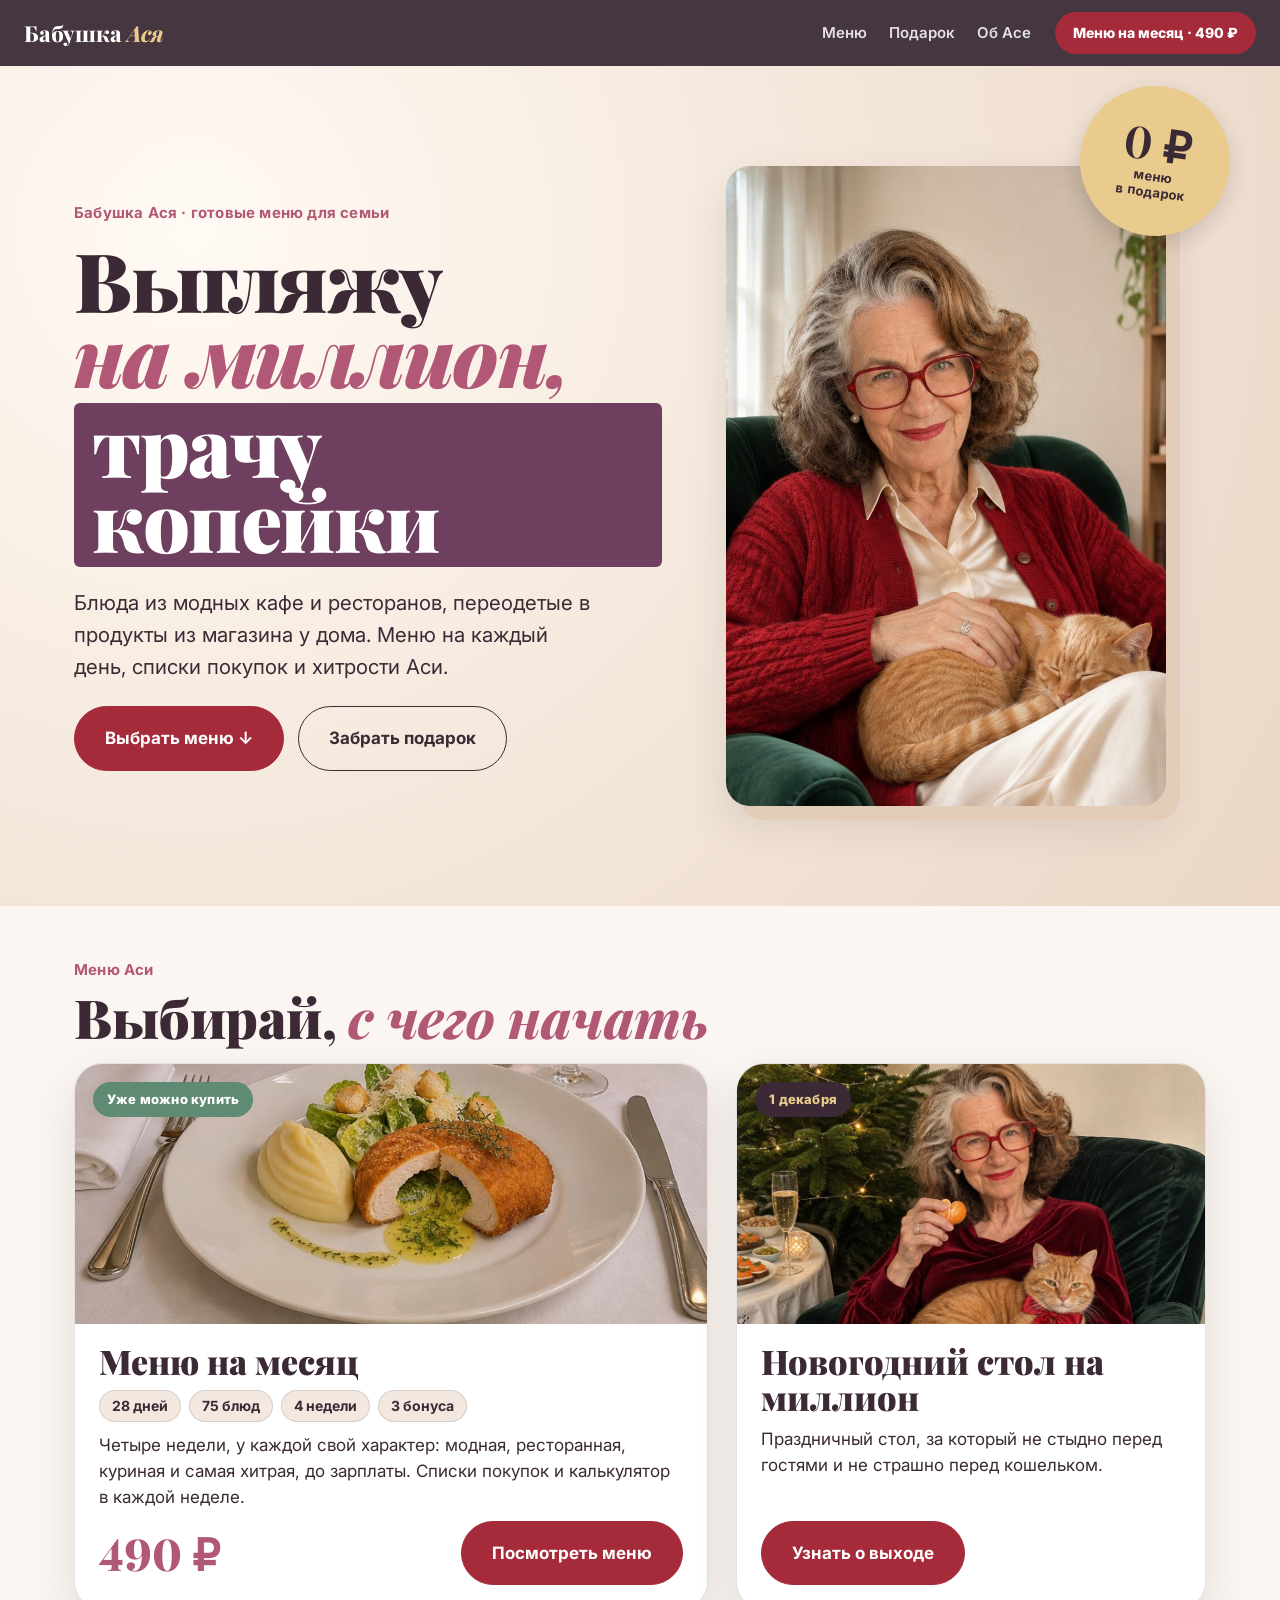
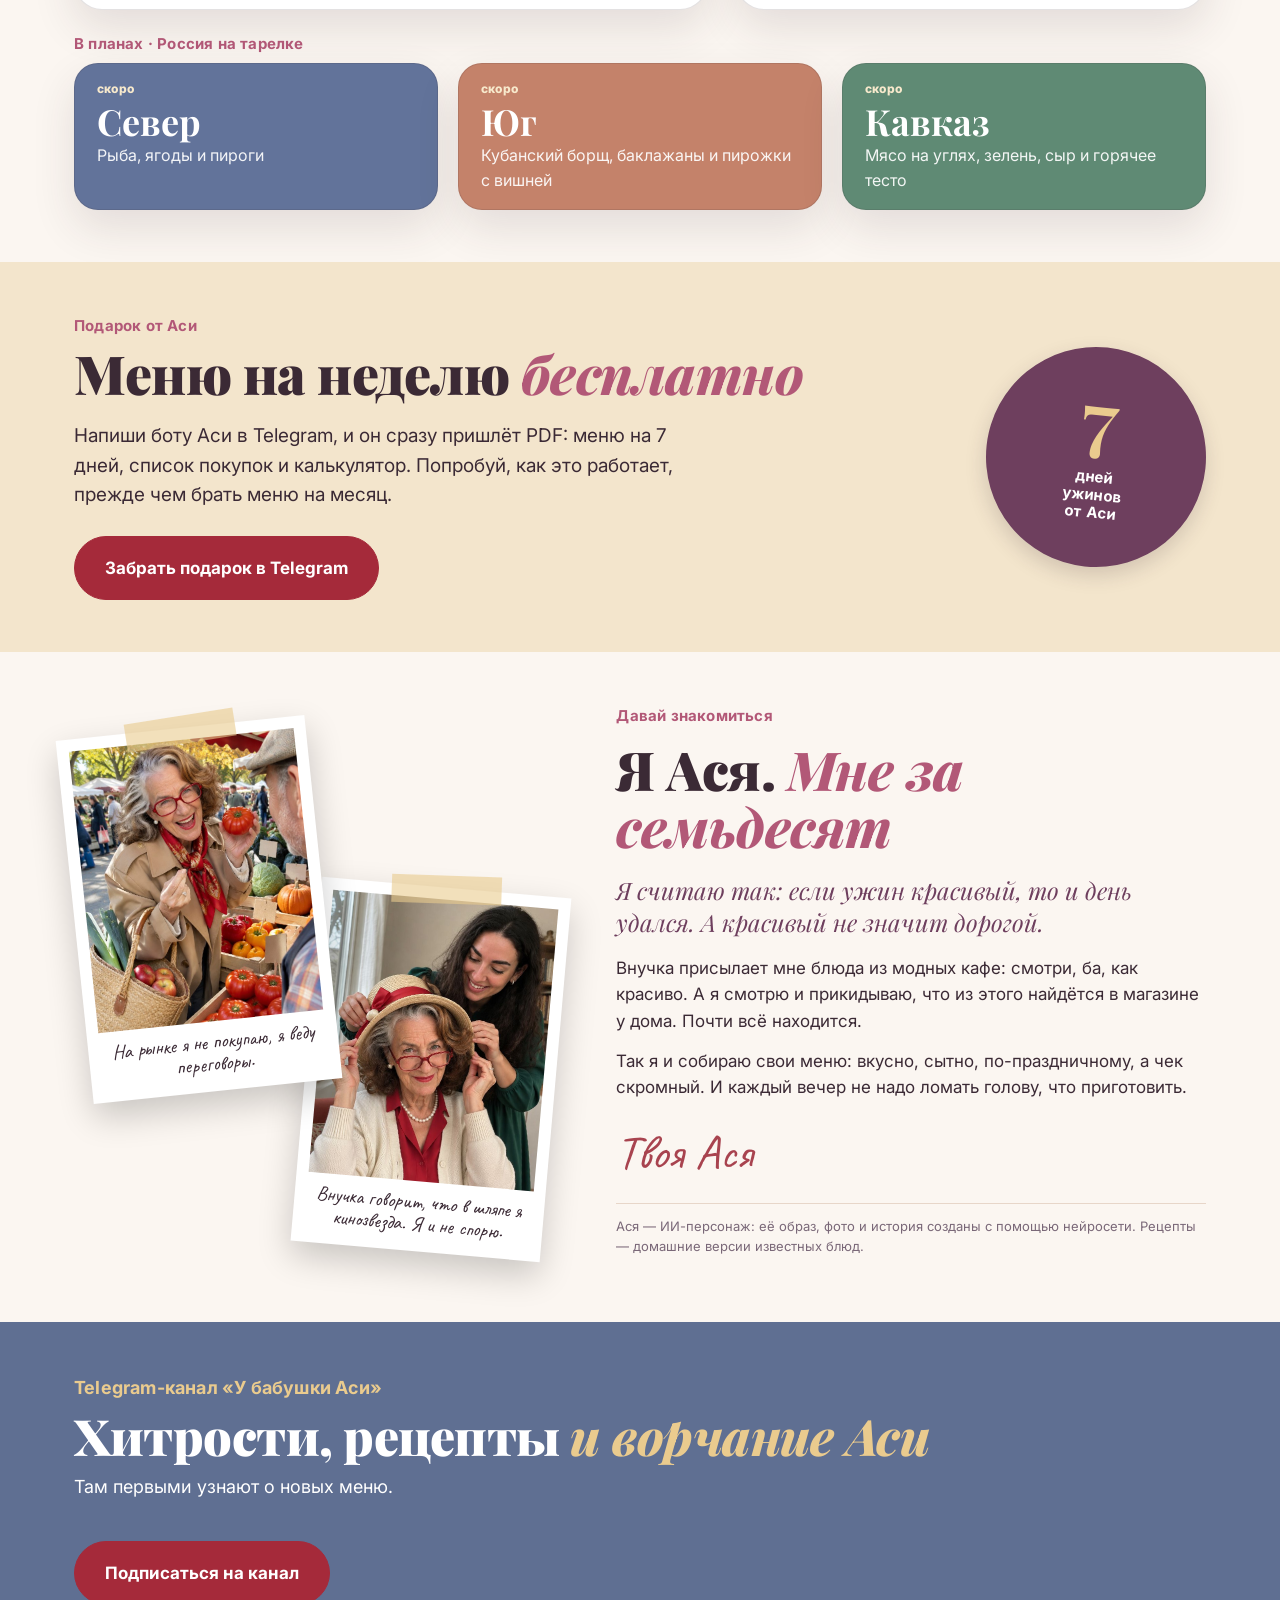
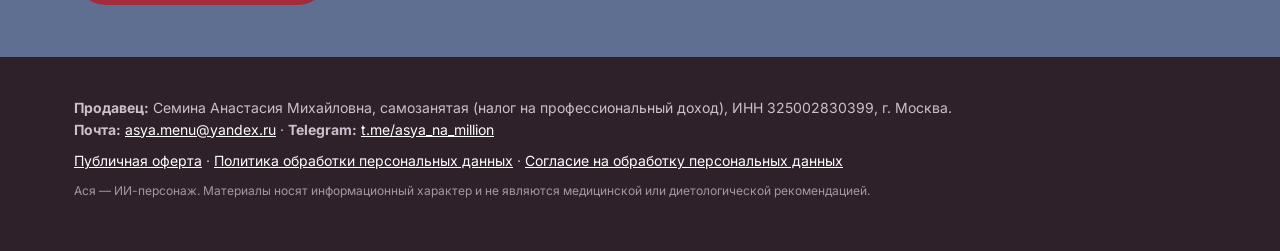
<file: index.html>
<!doctype html>
<html lang="ru">
<head>
<meta charset="utf-8">
<meta name="viewport" content="width=device-width, initial-scale=1">
<title>Бабушка Ася — меню, которые выглядят на миллион</title>
<meta name="description" content="Готовые меню от ИИ-бабушки Аси: модные блюда из кафе и ресторанов из продуктов магазина у дома, со списками покупок, для семьи из 4 человек.">
<meta property="og:title" content="Бабушка Ася — выгляжу на миллион, трачу копейки">
<meta property="og:description" content="Меню на месяц, Новогодний стол и другие меню Аси.">
<meta property="og:image" content="img/home-asya.jpg">
<link rel="preconnect" href="https://fonts.googleapis.com"><link rel="preconnect" href="https://fonts.gstatic.com" crossorigin>
<link href="https://fonts.googleapis.com/css2?family=Playfair+Display:ital,wght@0,700;0,800;0,900;1,700;1,800&family=Inter:wght@400;500;600;700;800&family=Caveat:wght@600;700&display=swap" rel="stylesheet">
<link rel="stylesheet" href="style.css">
</head>
<body class="home">

<header class="top">
  <a class="logo" href="index.html">Бабушка <em>Ася</em></a>
  <nav><a href="#menu">Меню</a><a href="#podarok">Подарок</a><a href="#asya">Об Асе</a></nav>
  <a class="top-btn" href="menu-na-mesyac.html">Меню на месяц · 490 ₽</a>
</header>

<!-- ОБЛОЖКА -->
<section class="hero hero-home">
  <div class="hero-text">
    <p class="kicker">Бабушка Ася · готовые меню для семьи</p>
    <h1><span class="l1">Выгляжу</span> <span class="l2">на миллион,</span> <span class="l3">трачу копейки</span></h1>
    <p class="lead">Блюда из модных кафе и ресторанов, переодетые в продукты из магазина у дома. Меню на каждый день, списки покупок и хитрости Аси.</p>
    <div class="cta-row">
      <a class="btn" href="#menu">Выбрать меню ↓</a>
      <a class="btn ghost" href="#podarok">Забрать подарок</a>
    </div>
  </div>
  <div class="hero-pic"><img src="img/home-asya.jpg" alt="Бабушка Ася улыбается в зелёном кресле с рыжим котом" width="896" height="1120"></div>
  <a class="sticker s1" href="https://t.me/asya_na_million_bot" aria-label="Забрать меню в подарок в Telegram"><b>0 ₽</b>меню<br>в подарок</a>
</section>


<!-- ВИТРИНА -->
<section class="sec shelf" id="menu">
  <div class="wrap">
    <p class="eyebrow">Меню Аси</p>
    <h2>Выбирай, <em>с чего начать</em></h2>
    <div class="shelf-grid">
      <article class="card main">
        <div class="card-pic"><img src="img/big-w2-kiev-restoran.jpg" alt="Котлета по-киевски в ресторанной подаче"><span class="tag go">Уже можно купить</span></div>
        <div class="card-bd">
          <h3>Меню на месяц</h3>
          <p class="facts"><span>28 дней</span><span>75 блюд</span><span>4 недели</span><span>3 бонуса</span></p>
          <p>Четыре недели, у каждой свой характер: модная, ресторанная, куриная и самая хитрая, до зарплаты. Списки покупок и калькулятор в каждой неделе.</p>
          <div class="card-row">
            <span class="card-price">490 ₽</span>
            <a class="btn" href="menu-na-mesyac.html">Посмотреть меню</a>
          </div>
        </div>
      </article>
      <article class="card ny">
        <div class="card-pic"><img src="img/ny-stol.jpg" alt="Ася в красном бархатном платье с котом на коленях у ёлки"><span class="tag">1 декабря</span></div>
        <div class="card-bd">
          <h3>Новогодний стол на миллион</h3>
          <p>Праздничный стол, за который не стыдно перед гостями и не страшно перед кошельком.</p>
          <a class="btn yellow" href="https://t.me/asya_na_million">Узнать о выходе</a>
        </div>
      </article>
    </div>
    <div class="russia">
      <p class="eyebrow">В планах · Россия на тарелке</p>
      <div class="ru-grid">
        <div class="ru ru-n"><small>скоро</small><b>Север</b><span>Рыба, ягоды и пироги</span></div>
        <div class="ru ru-s"><small>скоро</small><b>Юг</b><span>Кубанский борщ, баклажаны и пирожки с вишней</span></div>
        <div class="ru ru-k"><small>скоро</small><b>Кавказ</b><span>Мясо на углях, зелень, сыр и горячее тесто</span></div>
      </div>
    </div>
  </div>
</section>

<!-- ПОДАРОК -->
<section class="sec gift" id="podarok">
  <div class="wrap gift-in">
    <div>
      <p class="eyebrow">Подарок от Аси</p>
      <h2>Меню на неделю <em>бесплатно</em></h2>
      <p class="gift-t">Напиши боту Аси в Telegram, и он сразу пришлёт PDF: меню на 7 дней, список покупок и калькулятор. Попробуй, как это работает, прежде чем брать меню на месяц.</p>
      <a class="btn" href="https://t.me/asya_na_million_bot">Забрать подарок в Telegram</a>
    </div>
    <div class="gift-badge"><b>7</b>дней<br>ужинов<br>от Аси</div>
  </div>
</section>

<!-- ОБ АСЕ -->
<section class="sec about" id="asya">
  <div class="wrap about-in">
    <div class="album">
      <figure class="pol p1"><img src="img/asya-rynok.jpg" alt="Ася на рынке с помидором" width="700" height="875"><figcaption>На рынке я не покупаю, я веду переговоры.</figcaption></figure>
      <figure class="pol p2"><img src="img/asya-shlyapa.jpg" alt="Внучка надевает Асе соломенную шляпу" width="700" height="875"><figcaption>Внучка говорит, что в шляпе я кинозвезда. Я и не спорю.</figcaption></figure>
    </div>
    <div class="letter">
      <p class="eyebrow">Давай знакомиться</p>
      <h2>Я Ася. <em>Мне за семьдесят</em></h2>
      <p class="big">Я считаю так: если ужин красивый, то и день удался. А красивый не значит дорогой.</p>
      <p>Внучка присылает мне блюда из модных кафе: смотри, ба, как красиво. А я смотрю и прикидываю, что из этого найдётся в магазине у дома. Почти всё находится.</p>
      <p>Так я и собираю свои меню: вкусно, сытно, по-праздничному, а чек скромный. И каждый вечер не надо ломать голову, что приготовить.</p>
      <p class="sign">Твоя Ася</p>
      <p class="ai">Ася — ИИ-персонаж: её образ, фото и история созданы с помощью нейросети. Рецепты — домашние версии известных блюд.</p>
    </div>
  </div>
</section>

<!-- TELEGRAM -->
<section class="sec tg">
  <div class="wrap tg-in">
    <div>
      <p class="eyebrow light">Telegram-канал «У бабушки Аси»</p>
      <h2>Хитрости, рецепты <em>и ворчание Аси</em></h2>
      <p>Там первыми узнают о новых меню.</p>
    </div>
    <a class="btn" href="https://t.me/asya_na_million">Подписаться на канал</a>
  </div>
</section>

<footer class="foot">
  <div class="wrap">
    <p><b>Продавец:</b> Семина Анастасия Михайловна, самозанятая (налог на профессиональный доход), ИНН 325002830399, г. Москва.<br>
    <b>Почта:</b> <a href="mailto:asya.menu@yandex.ru">asya.menu@yandex.ru</a> · <b>Telegram:</b> <a href="https://t.me/asya_na_million">t.me/asya_na_million</a></p>
    <p class="docs"><a href="oferta.html">Публичная оферта</a> · <a href="privacy.html">Политика обработки персональных данных</a> · <a href="soglasie.html">Согласие на обработку персональных данных</a></p>
    <p class="small">Ася — ИИ-персонаж. Материалы носят информационный характер и не являются медицинской или диетологической рекомендацией.</p>
  </div>
</footer>

<a class="float-buy" href="menu-na-mesyac.html">Меню на месяц · 490 ₽</a>
</body>
</html>
</file>
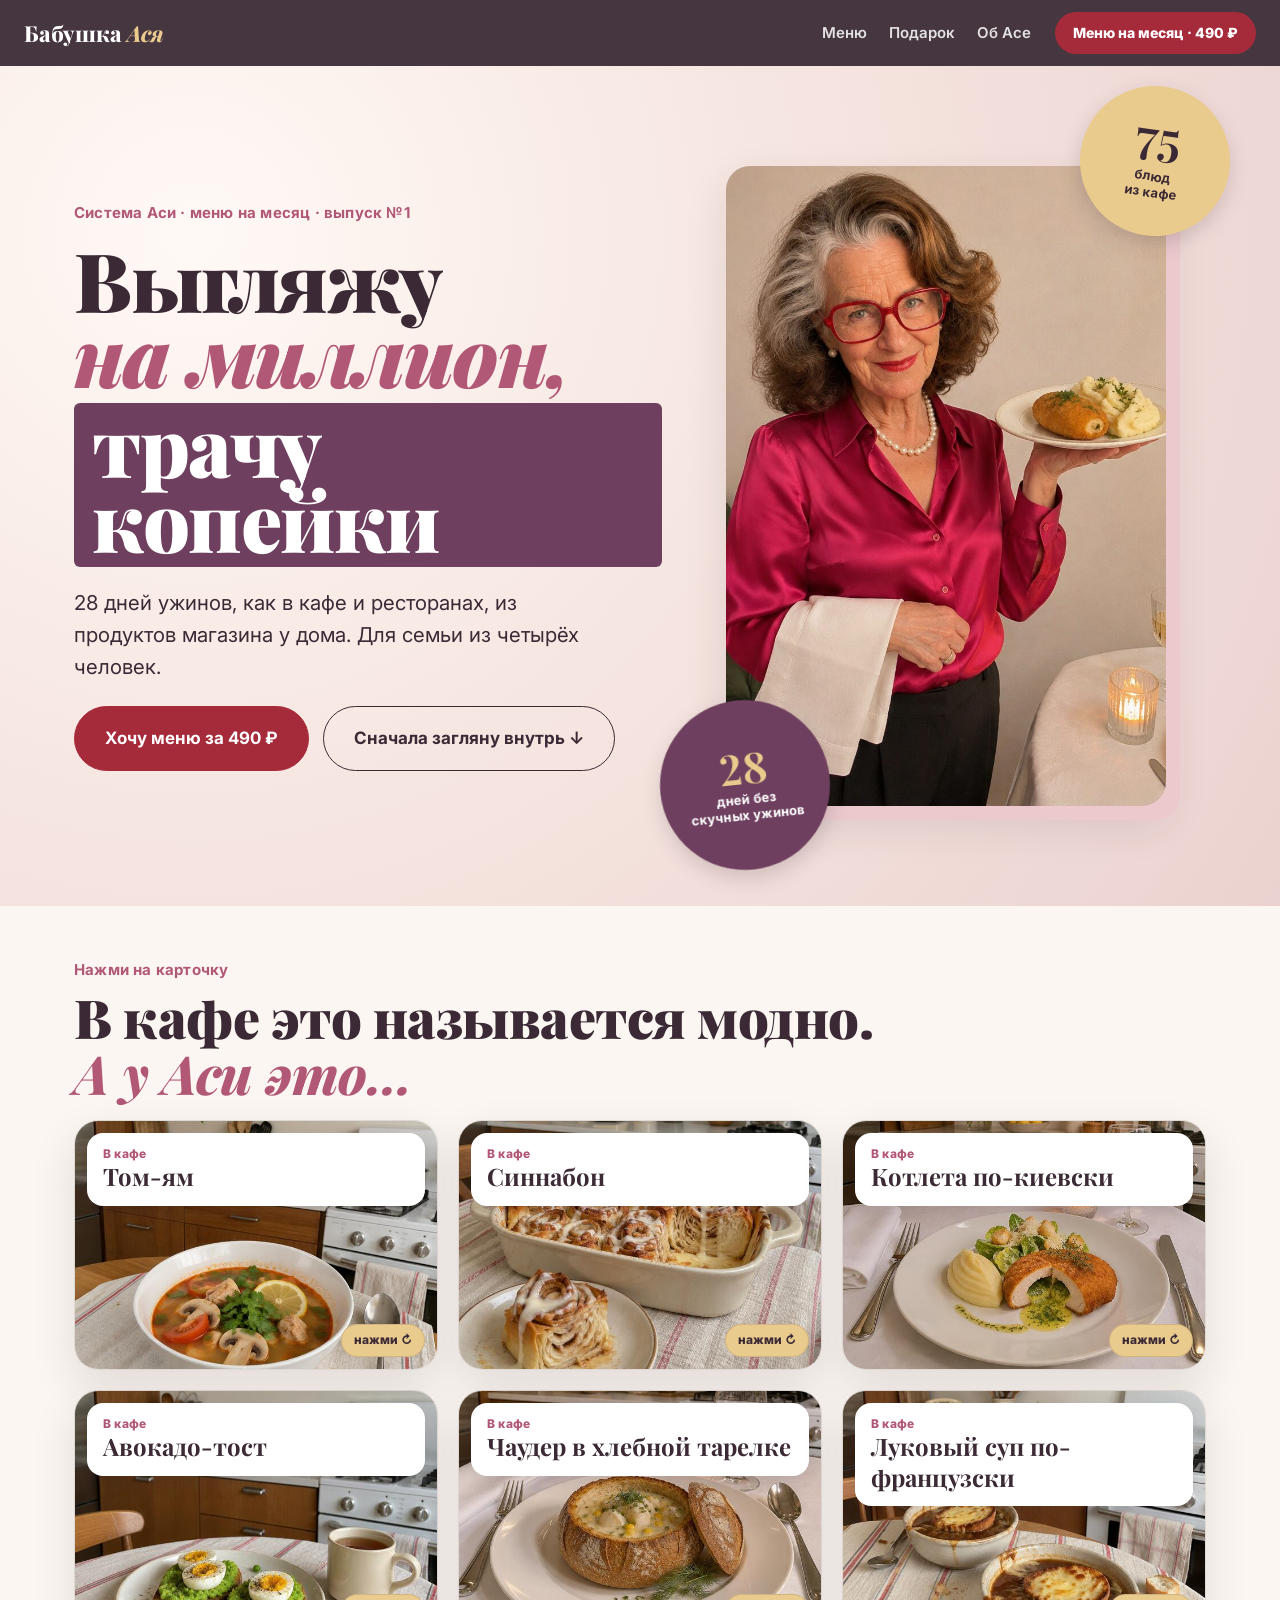
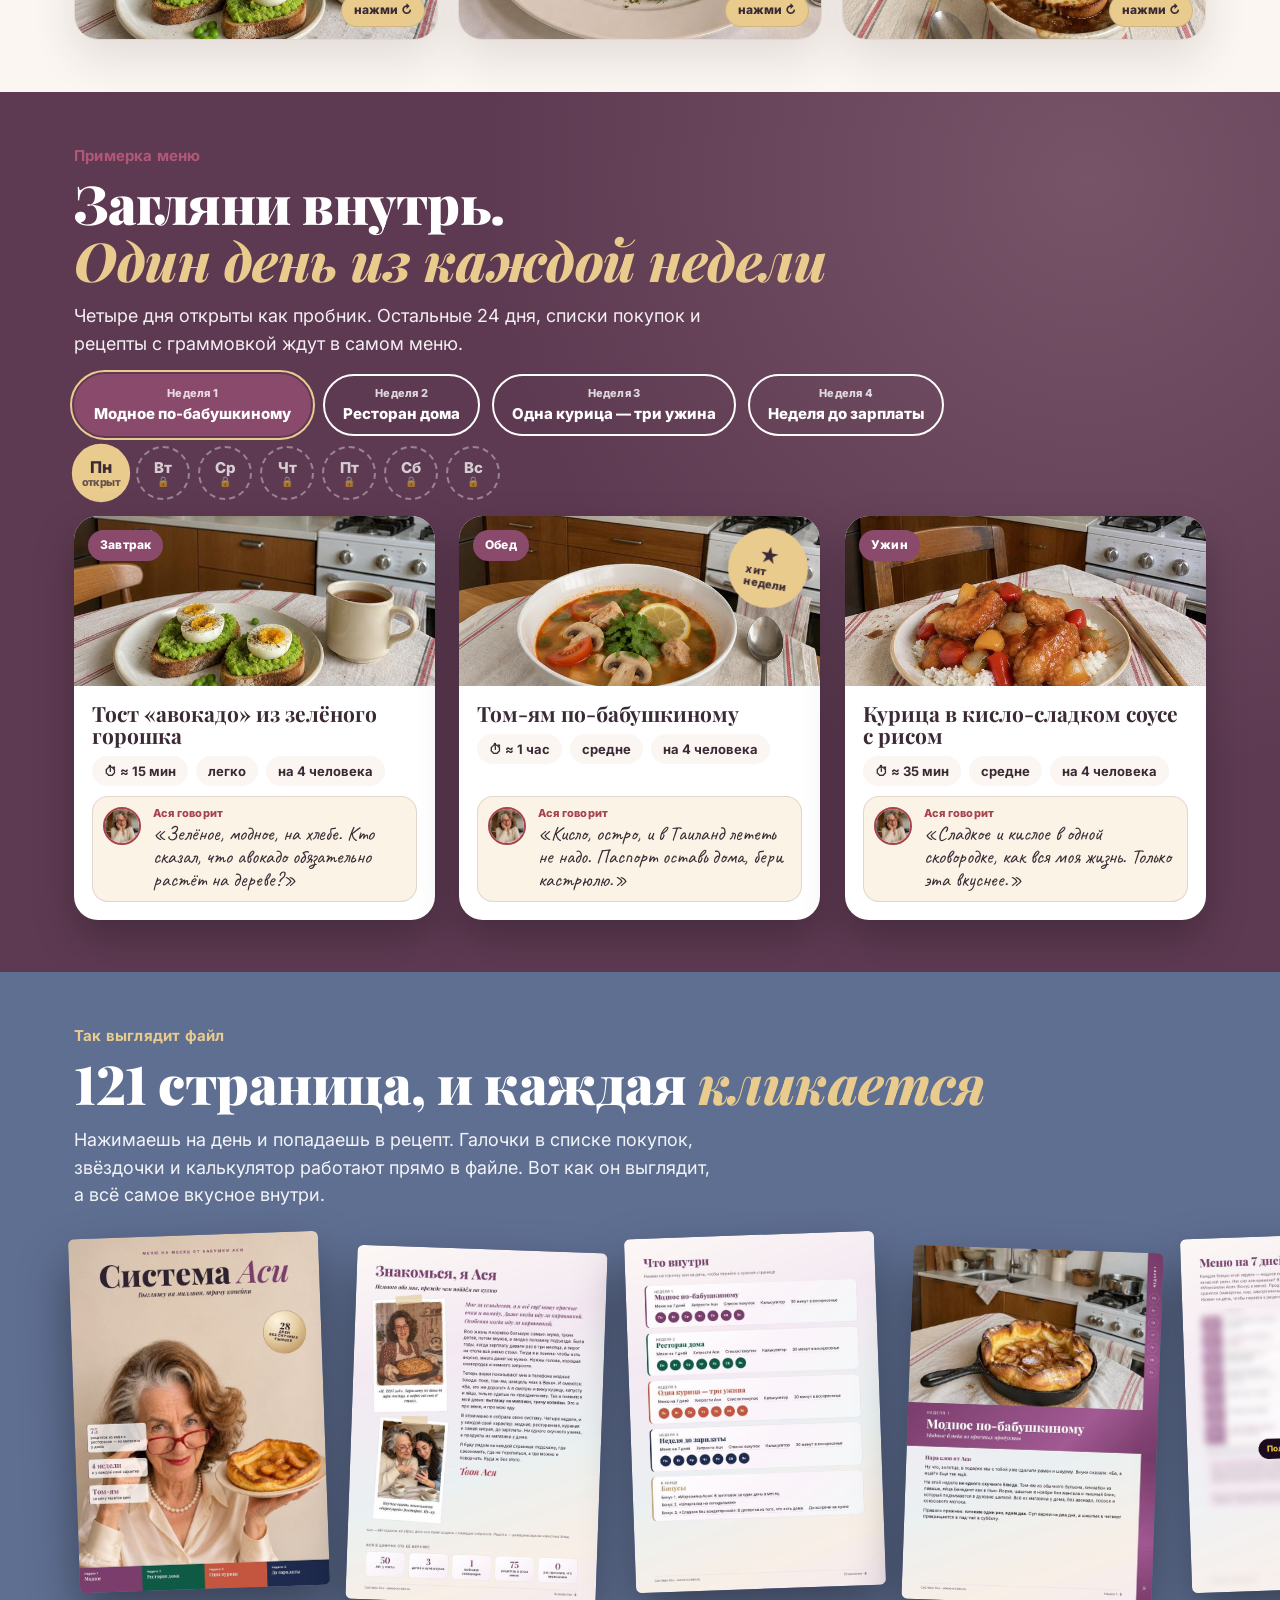
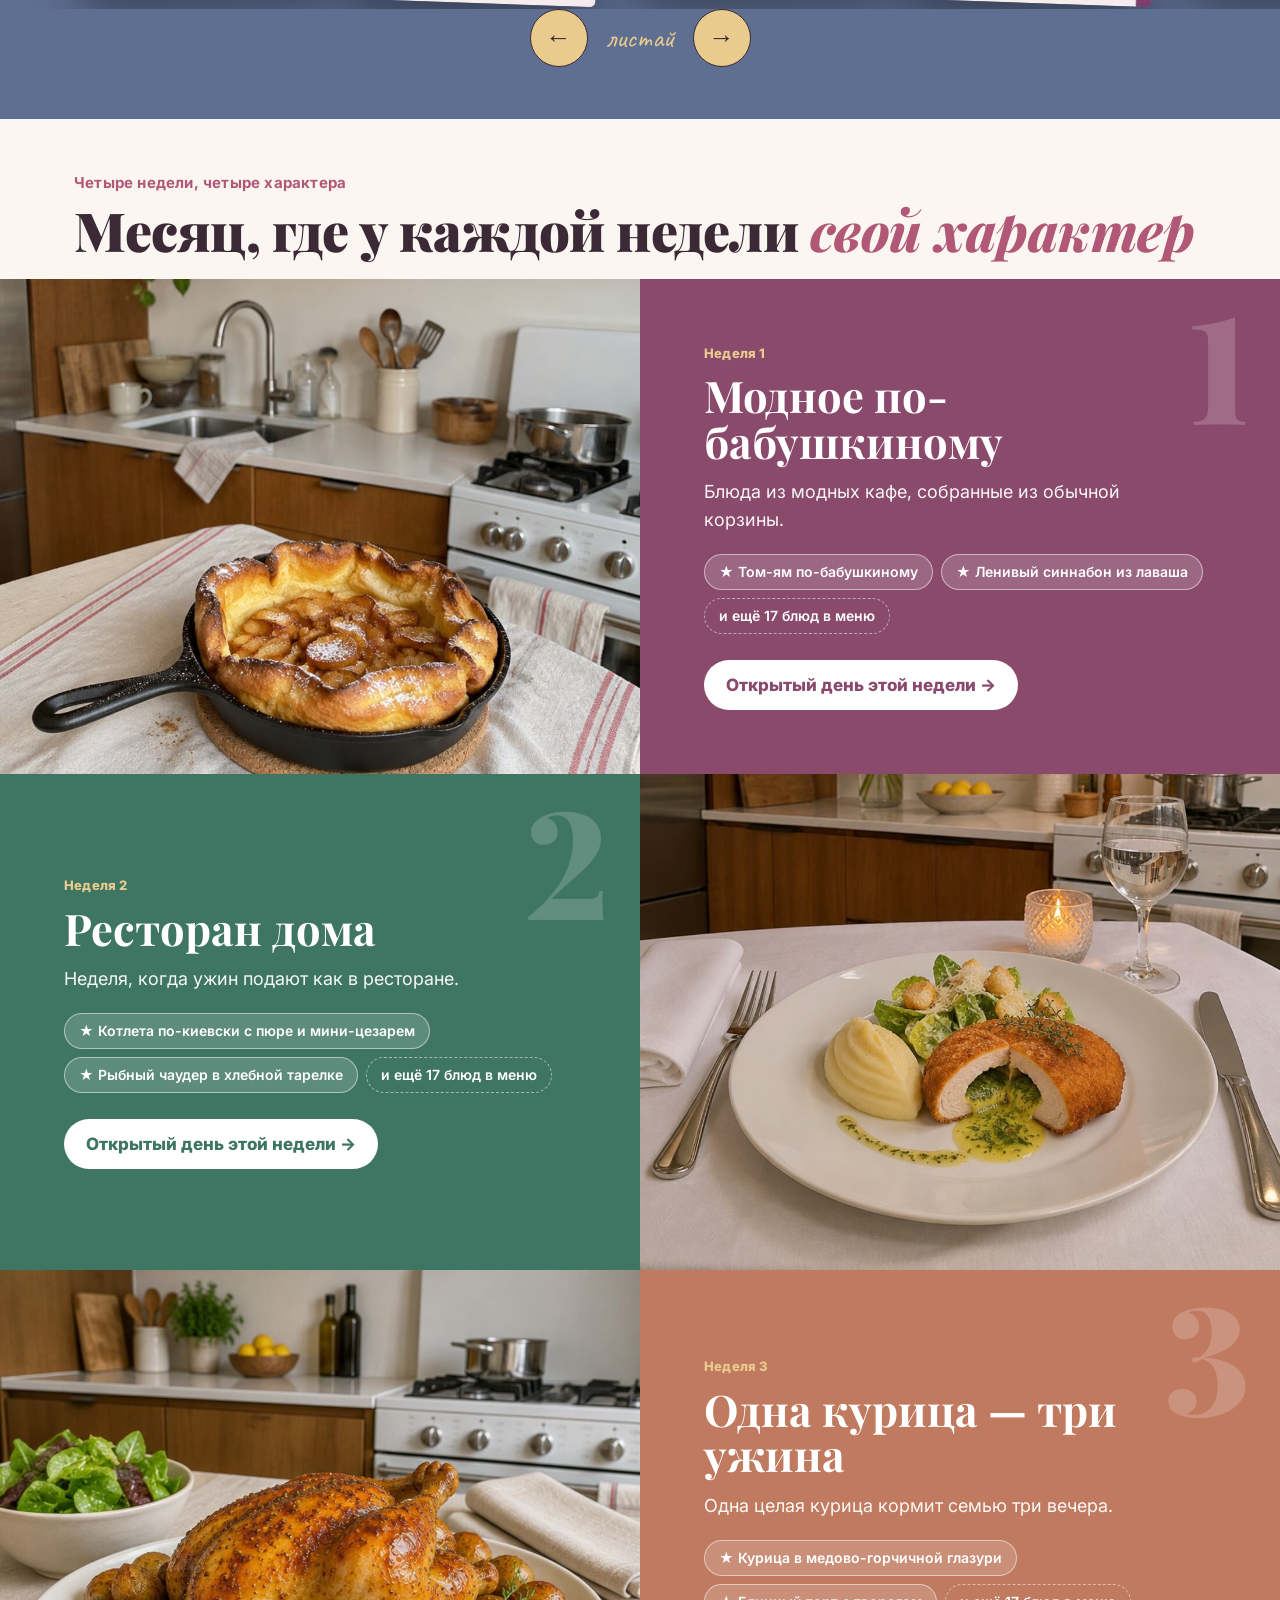
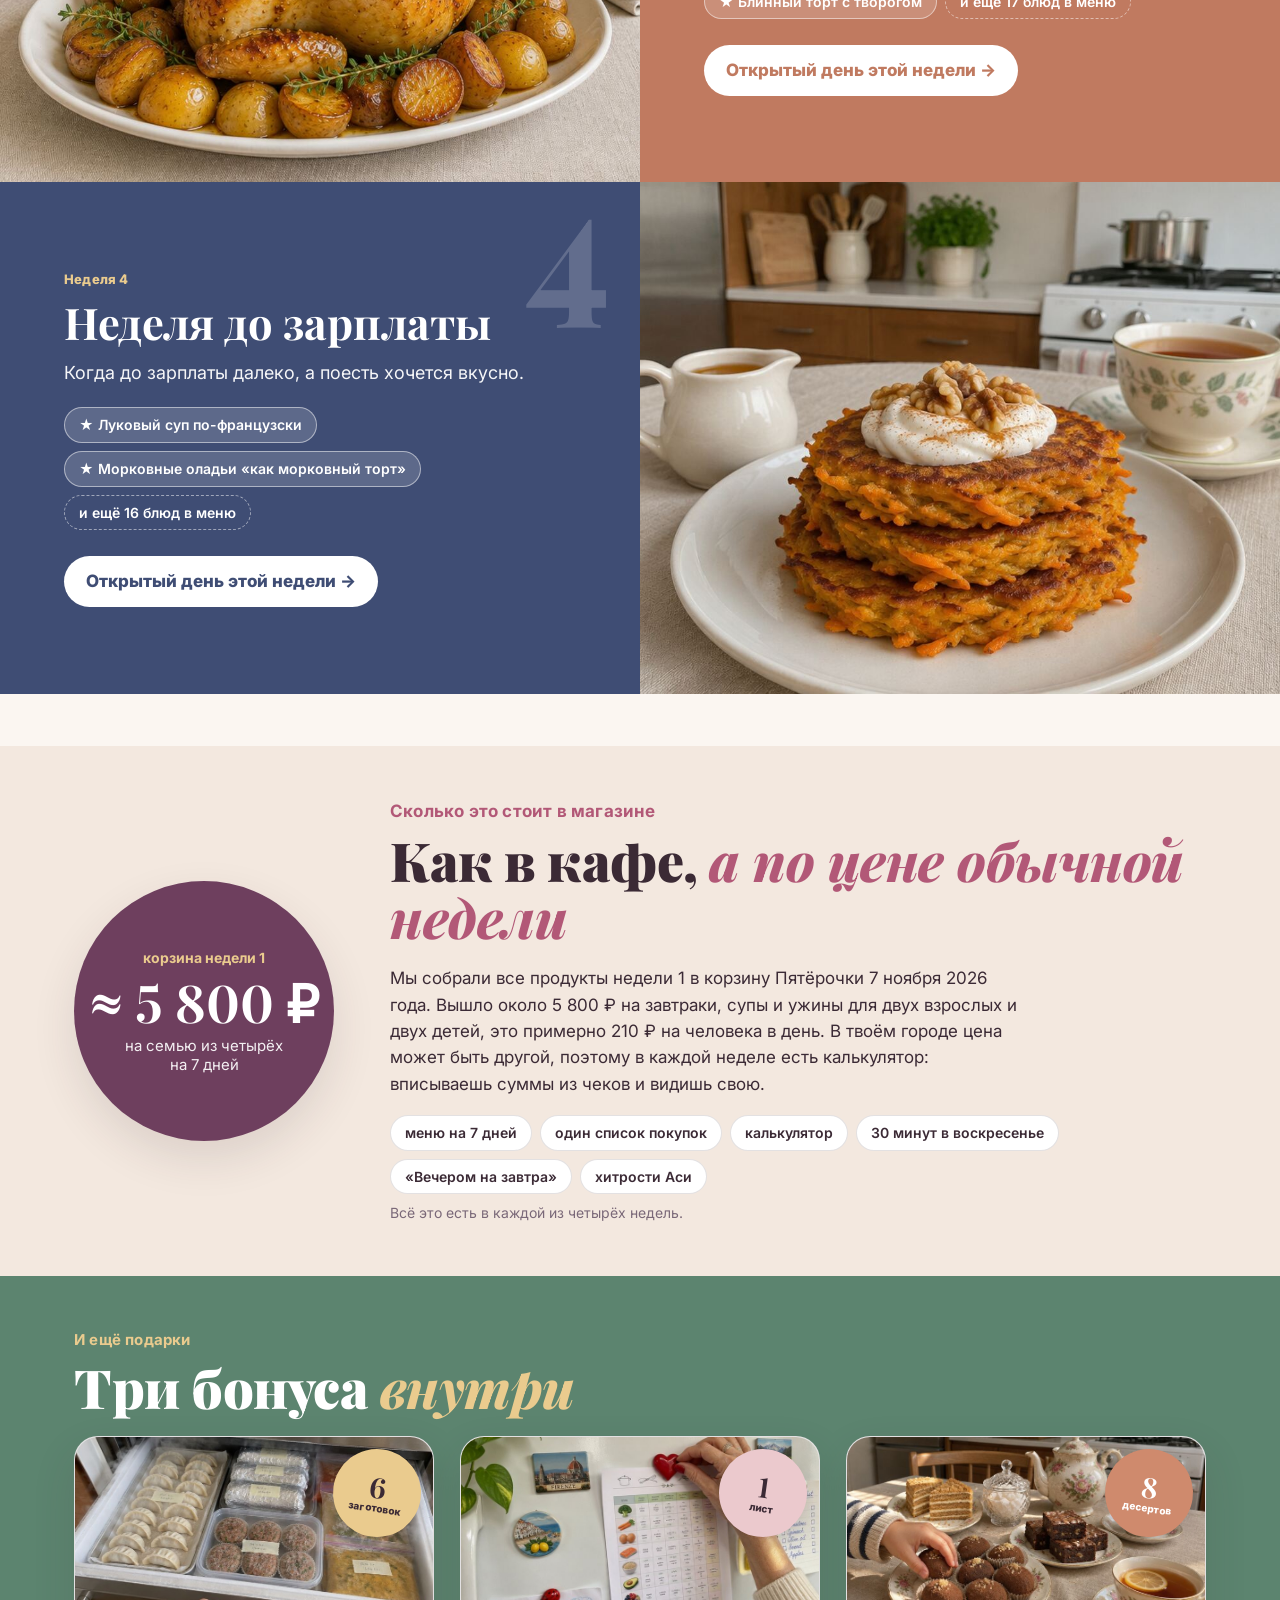
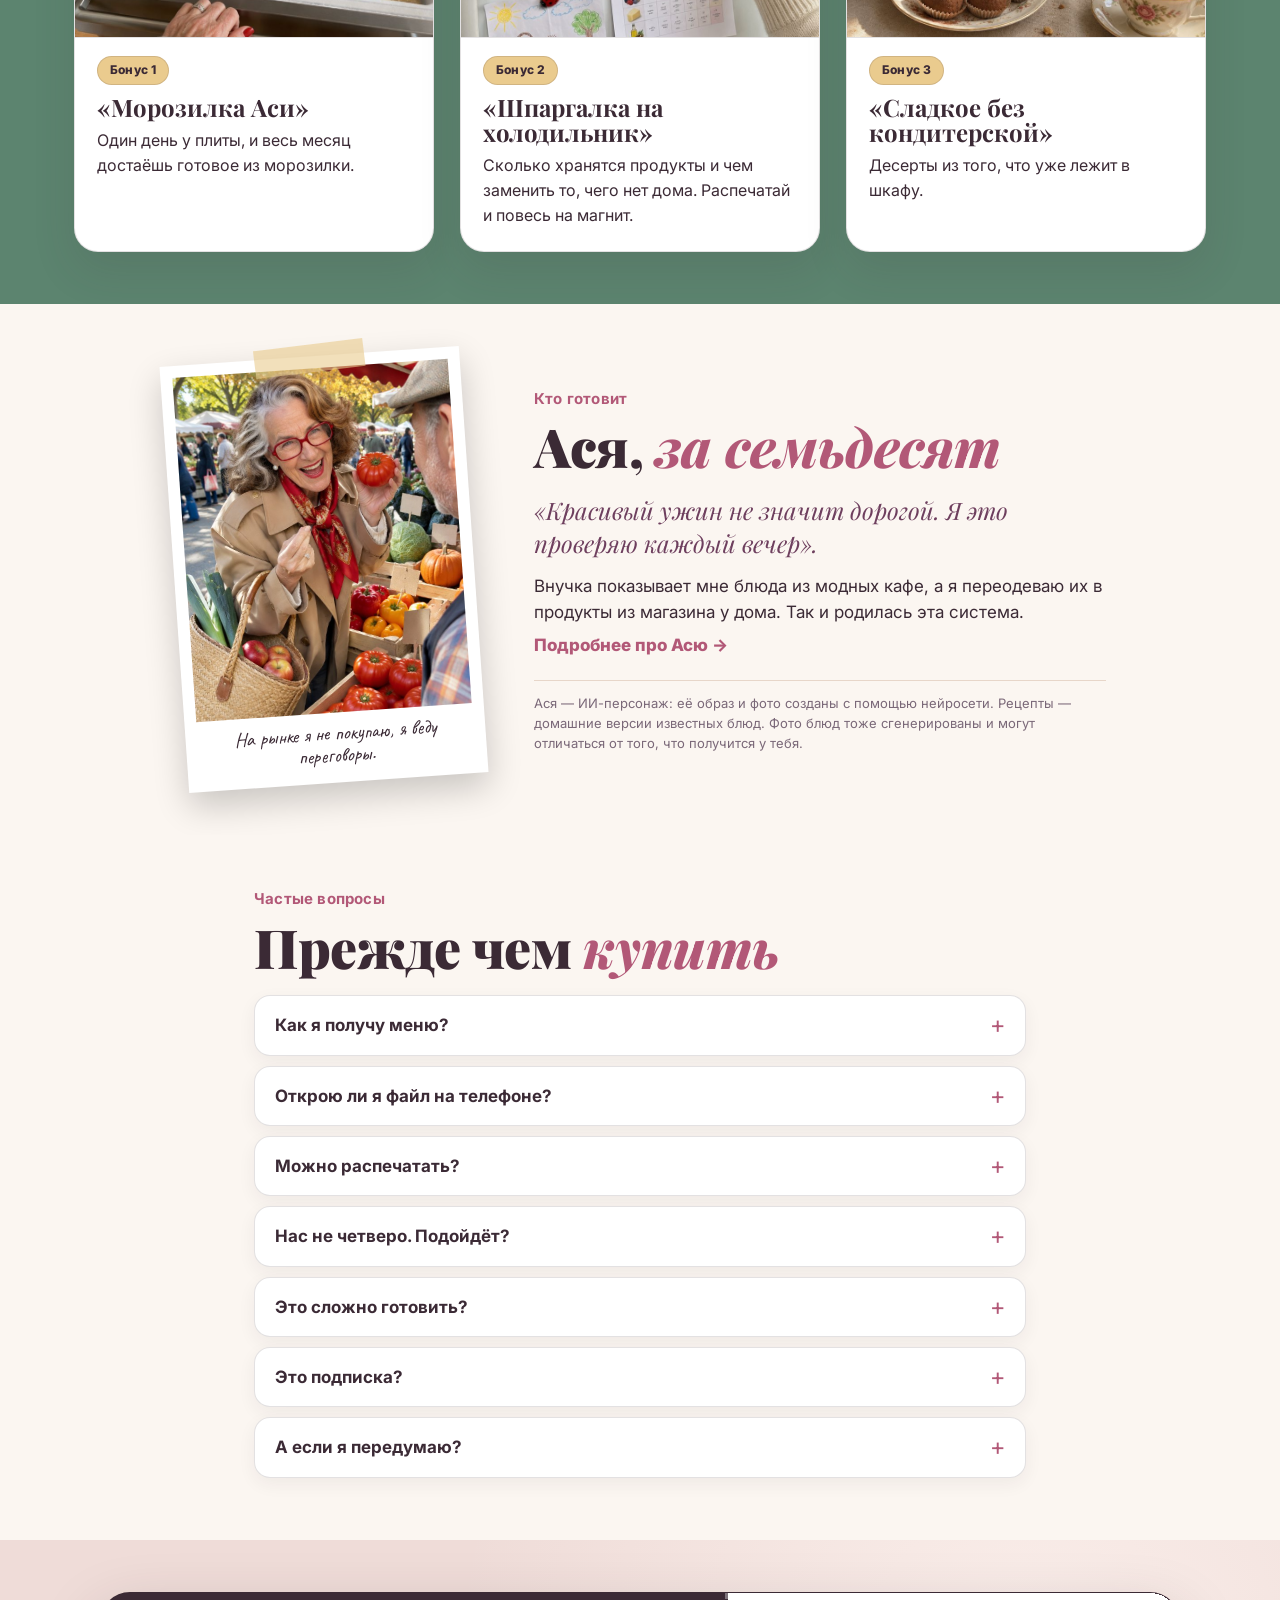
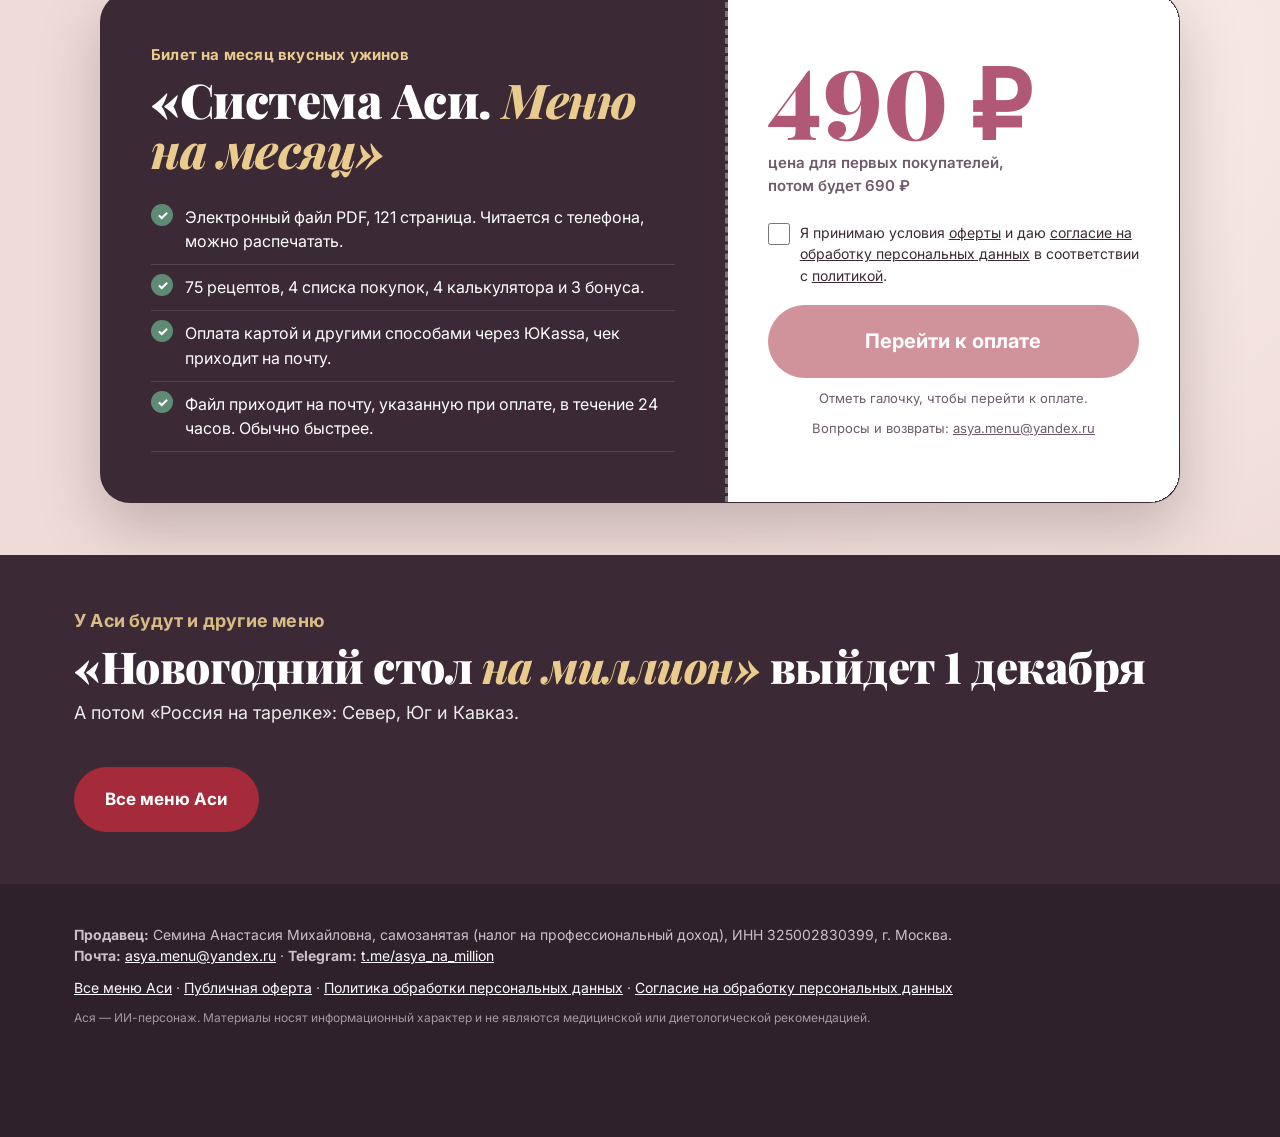
<file: menu-na-mesyac.html>
<!doctype html>
<html lang="ru">
<head>
<meta charset="utf-8">
<meta name="viewport" content="width=device-width, initial-scale=1">
<title>Система Аси — меню на месяц: выгляжу на миллион, трачу копейки</title>
<meta name="description" content="Меню на 28 дней для семьи из 4 человек от ИИ-бабушки Аси: 75 блюд из кафе и ресторанов из продуктов магазина у дома, списки покупок, калькулятор и 3 бонуса. Электронный PDF.">
<meta property="og:title" content="Система Аси — меню на месяц">
<meta property="og:description" content="Том-ям, хачапури, синнабон из лаваша. 75 блюд из кафе из продуктов магазина у дома.">
<meta property="og:image" content="img/menu-asya.jpg">
<link rel="preconnect" href="https://fonts.googleapis.com"><link rel="preconnect" href="https://fonts.gstatic.com" crossorigin>
<link href="https://fonts.googleapis.com/css2?family=Playfair+Display:ital,wght@0,700;0,800;0,900;1,700;1,800&family=Inter:wght@400;500;600;700;800&family=Caveat:wght@600;700&display=swap" rel="stylesheet">
<link rel="stylesheet" href="style.css">
</head>
<body>

<header class="top">
  <a class="logo" href="index.html">Бабушка <em>Ася</em></a>
  <nav><a href="index.html#menu">Меню</a><a href="index.html#podarok">Подарок</a><a href="index.html#asya">Об Асе</a></nav>
  <a class="top-btn" href="#kupit">Меню на месяц · 490 ₽</a>
</header>

<!-- ОБЛОЖКА -->
<section class="hero">

  <div class="hero-text">
    <p class="kicker">Система Аси · меню на месяц · выпуск №1</p>
    <h1><span class="l1">Выгляжу</span> <span class="l2">на миллион,</span> <span class="l3">трачу копейки</span></h1>
    <p class="lead">28 дней ужинов, как в кафе и ресторанах, из продуктов магазина у дома. Для семьи из четырёх человек.</p>
    <div class="cta-row">
      <a class="btn" href="#kupit">Хочу меню за 490 ₽</a>
      <a class="btn ghost" href="#vnutri">Сначала загляну внутрь ↓</a>
    </div>
  </div>
  <div class="hero-pic"><img src="img/menu-asya.jpg" alt="Ася подаёт котлету по-киевски, как официант в ресторане" width="896" height="1120"></div>
  <a class="sticker s1" href="#nedeli"><b>75</b>блюд<br>из кафе</a>
  <a class="sticker s2" href="#vnutri"><b>28</b>дней без скучных ужинов</a>
</section>


<!-- КАФЕ vs АСЯ -->
<section class="sec vs">
  <div class="wrap">
    <p class="eyebrow">Нажми на карточку</p>
    <h2>В кафе это называется модно.<br><em>А у Аси это…</em></h2>
    <div class="flips" id="flips"></div>
  </div>
</section>

<!-- ЗАГЛЯНИ ВНУТРЬ -->
<section class="sec inside" id="vnutri">
  <div class="wrap">
    <p class="eyebrow">Примерка меню</p>
    <h2>Загляни внутрь.<br><em>Один день из каждой недели</em></h2>
    <p class="sub">Четыре дня открыты как пробник. Остальные 24 дня, списки покупок и рецепты с граммовкой ждут в самом меню.</p>
    <div class="wtabs" id="wtabs"></div>
    <div class="dtabs" id="dtabs"></div>
    <div class="day" id="day"></div>
  </div>
</section>

<!-- ЛИСТАЛКА СТРАНИЦ -->
<section class="sec pages">
  <div class="wrap">
    <p class="eyebrow light">Так выглядит файл</p>
    <h2>121 страница, и каждая <em>кликается</em></h2>
    <p class="sub">Нажимаешь на день и попадаешь в рецепт. Галочки в списке покупок, звёздочки и калькулятор работают прямо в файле. Вот как он выглядит, а всё самое вкусное внутри.</p>
  </div>
  <div class="strip" id="strip"></div>
  <div class="swipe"><button type="button" class="sw-btn" id="swPrev" aria-label="Предыдущие страницы">←</button><span>листай</span><button type="button" class="sw-btn" id="swNext" aria-label="Следующие страницы">→</button></div>
</section>

<!-- НЕДЕЛИ -->
<section class="sec weeks" id="nedeli">
  <div class="wrap">
    <p class="eyebrow">Четыре недели, четыре характера</p>
    <h2>Месяц, где у каждой недели <em>свой характер</em></h2>
  </div>
  <div class="wk-list" id="wklist"></div>
</section>

<!-- СКОЛЬКО ЭТО СТОИТ + ЧТО В КАЖДОЙ НЕДЕЛЕ -->
<section class="sec money">
  <div class="wrap money-in">
    <div class="money-num"><small>корзина недели 1</small><b>≈ 5 800 ₽</b><span>на семью из четырёх<br>на 7 дней</span></div>
    <div class="money-t">
      <p class="eyebrow">Сколько это стоит в магазине</p>
      <h2>Как в кафе, <em>а по цене обычной недели</em></h2>
      <p>Мы собрали все продукты недели 1 в корзину Пятёрочки 7 ноября 2026 года. Вышло около 5 800 ₽ на завтраки, супы и ужины для двух взрослых и двух детей, это примерно 210 ₽ на человека в день. В твоём городе цена может быть другой, поэтому в каждой неделе есть калькулятор: вписываешь суммы из чеков и видишь свою.</p>
      <ul class="chips"><li>меню на 7 дней</li><li>один список покупок</li><li>калькулятор</li><li>30 минут в воскресенье</li><li>«Вечером на завтра»</li><li>хитрости Аси</li></ul>
      <p class="chips-note">Всё это есть в каждой из четырёх недель.</p>
    </div>
  </div>
</section>

<!-- БОНУСЫ -->
<section class="sec bonus" id="bonusy">
  <div class="wrap">
    <p class="eyebrow light">И ещё подарки</p>
    <h2>Три бонуса <em>внутри</em></h2>
    <div class="bn-grid">
      <article><div class="bn-ph"><img src="img/bonus-1.jpg" alt="Морозилка с домашними заготовками" loading="lazy"><span class="bn-st c1"><b>6</b>заготовок</span></div><span class="tag">Бонус 1</span><h3>«Морозилка Аси»</h3><p>Один день у плиты, и весь месяц достаёшь готовое из морозилки.</p></article>
      <article><div class="bn-ph"><img src="img/bonus-2.jpg" alt="Шпаргалка на дверце холодильника" loading="lazy"><span class="bn-st c2"><b>1</b>лист</span></div><span class="tag">Бонус 2</span><h3>«Шпаргалка на холодильник»</h3><p>Сколько хранятся продукты и чем заменить то, чего нет дома. Распечатай и повесь на магнит.</p></article>
      <article><div class="bn-ph"><img src="img/bonus-3.jpg" alt="Домашние десерты к чаю" loading="lazy"><span class="bn-st c3"><b>8</b>десертов</span></div><span class="tag">Бонус 3</span><h3>«Сладкое без кондитерской»</h3><p>Десерты из того, что уже лежит в шкафу.</p></article>
    </div>
  </div>
</section>

<!-- КОРОТКО ОБ АСЕ -->
<section class="sec mini-about">
  <div class="wrap mini-in">
    <figure class="pol solo"><img src="img/asya-rynok.jpg" alt="Ася на рынке с помидором" width="700" height="875"><figcaption>На рынке я не покупаю, я веду переговоры.</figcaption></figure>
    <div>
      <p class="eyebrow">Кто готовит</p>
      <h2>Ася, <em>за семьдесят</em></h2>
      <p class="big">«Красивый ужин не значит дорогой. Я это проверяю каждый вечер».</p>
      <p>Внучка показывает мне блюда из модных кафе, а я переодеваю их в продукты из магазина у дома. Так и родилась эта система.</p>
      <a class="more" href="index.html#asya">Подробнее про Асю →</a>
      <p class="ai">Ася — ИИ-персонаж: её образ и фото созданы с помощью нейросети. Рецепты — домашние версии известных блюд. Фото блюд тоже сгенерированы и могут отличаться от того, что получится у тебя.</p>
    </div>
  </div>
</section>

<!-- ПОКУПКА -->
<!-- ЧАСТЫЕ ВОПРОСЫ -->
<section class="sec faq" id="voprosy">
  <div class="wrap faq-in">
    <p class="eyebrow">Частые вопросы</p>
    <h2>Прежде чем <em>купить</em></h2>
    <details><summary>Как я получу меню?</summary><p>После оплаты ссылка на PDF придёт на почту, которую ты укажешь, в течение 24 часов, обычно быстрее. Если письма нет, загляни в «Спам» или напиши на <a href="mailto:asya.menu@yandex.ru">asya.menu@yandex.ru</a>, пришлём ещё раз.</p></details>
    <details><summary>Открою ли я файл на телефоне?</summary><p>Да, PDF открывается на телефоне, планшете и компьютере. Галочки и поля работают в «Файлах» на iPhone и в бесплатном Adobe Acrobat Reader, а итоги калькулятора считаются в Adobe Acrobat Reader. В Telegram поля не работают, поэтому файл лучше сохранить себе.</p></details>
    <details><summary>Можно распечатать?</summary><p>Да, для себя и своей семьи. Список покупок удобно распечатать и взять с собой в магазин.</p></details>
    <details><summary>Нас не четверо. Подойдёт?</summary><p>Подойдёт. Втроём готовь как написано, лишняя порция станет обедом на завтра. Вдвоём дели граммы в завтраках и ужинах пополам, а половину супа сразу убери в морозилку.</p></details>
    <details><summary>Это сложно готовить?</summary><p>У каждого блюда указаны время и сложность, шаги идут по порядку с граммовкой. А 30 минут подготовки в воскресенье разгружают будни.</p></details>
    <details><summary>Это подписка?</summary><p>Нет, это разовая покупка. Файл остаётся у тебя навсегда, никаких списаний потом не будет.</p></details>
    <details><summary>А если я передумаю?</summary><p>Напиши на <a href="mailto:asya.menu@yandex.ru">asya.menu@yandex.ru</a> в течение 7 дней после оплаты, разберёмся. Если файл не пришёл или не открывается и мы не смогли его заменить, деньги вернём. Подробно в <a href="oferta.html">оферте</a>.</p></details>
  </div>
</section>

<section class="sec buy" id="kupit">
  <div class="ticket">
    <div class="t-left">
      <p class="eyebrow light">Билет на месяц вкусных ужинов</p>
      <h2>«Система Аси. <em>Меню на месяц»</em></h2>
      <ul class="get">
        <li>Электронный файл PDF, 121 страница. Читается с телефона, можно распечатать.</li>
        <li>75 рецептов, 4 списка покупок, 4 калькулятора и 3 бонуса.</li>
        <li>Оплата картой и другими способами через ЮKassa, чек приходит на почту.</li>
        <li>Файл приходит на почту, указанную при оплате, в течение 24 часов. Обычно быстрее.</li>
      </ul>
    </div>
    <div class="t-right">
      <p class="price">490 ₽</p>
      <p class="price-note">цена для первых покупателей,<br>потом будет 690 ₽</p>
      <label class="agree"><input type="checkbox" id="agree"> <span>Я принимаю условия <a href="oferta.html">оферты</a> и даю <a href="soglasie.html">согласие на обработку персональных данных</a> в соответствии с <a href="privacy.html">политикой</a>.</span></label>
      <a class="btn big disabled" id="paybtn" href="#" aria-disabled="true">Перейти к оплате</a>
      <p class="hint" id="payhint">Отметь галочку, чтобы перейти к оплате.</p>
      <p class="hint">Вопросы и возвраты: <a href="mailto:asya.menu@yandex.ru">asya.menu@yandex.ru</a></p>
    </div>
  </div>
</section>

<!-- ДРУГИЕ МЕНЮ -->
<section class="sec other">
  <div class="wrap other-in">
    <div>
      <p class="eyebrow light">У Аси будут и другие меню</p>
      <h2>«Новогодний стол <em>на миллион»</em> выйдет 1 декабря</h2>
      <p>А потом «Россия на тарелке»: Север, Юг и Кавказ.</p>
    </div>
    <a class="btn" href="index.html">Все меню Аси</a>
  </div>
</section>

<footer class="foot">
  <div class="wrap">
    <p><b>Продавец:</b> Семина Анастасия Михайловна, самозанятая (налог на профессиональный доход), ИНН 325002830399, г. Москва.<br>
    <b>Почта:</b> <a href="mailto:asya.menu@yandex.ru">asya.menu@yandex.ru</a> · <b>Telegram:</b> <a href="https://t.me/asya_na_million">t.me/asya_na_million</a></p>
    <p class="docs"><a href="index.html">Все меню Аси</a> · <a href="oferta.html">Публичная оферта</a> · <a href="privacy.html">Политика обработки персональных данных</a> · <a href="soglasie.html">Согласие на обработку персональных данных</a></p>
    <p class="small">Ася — ИИ-персонаж. Материалы носят информационный характер и не являются медицинской или диетологической рекомендацией.</p>
  </div>
</footer>

<a class="float-buy" href="#kupit">Купить меню · 490 ₽</a>

<script src="data.js"></script>
<script src="app.js"></script>
</body>
</html>
</file>
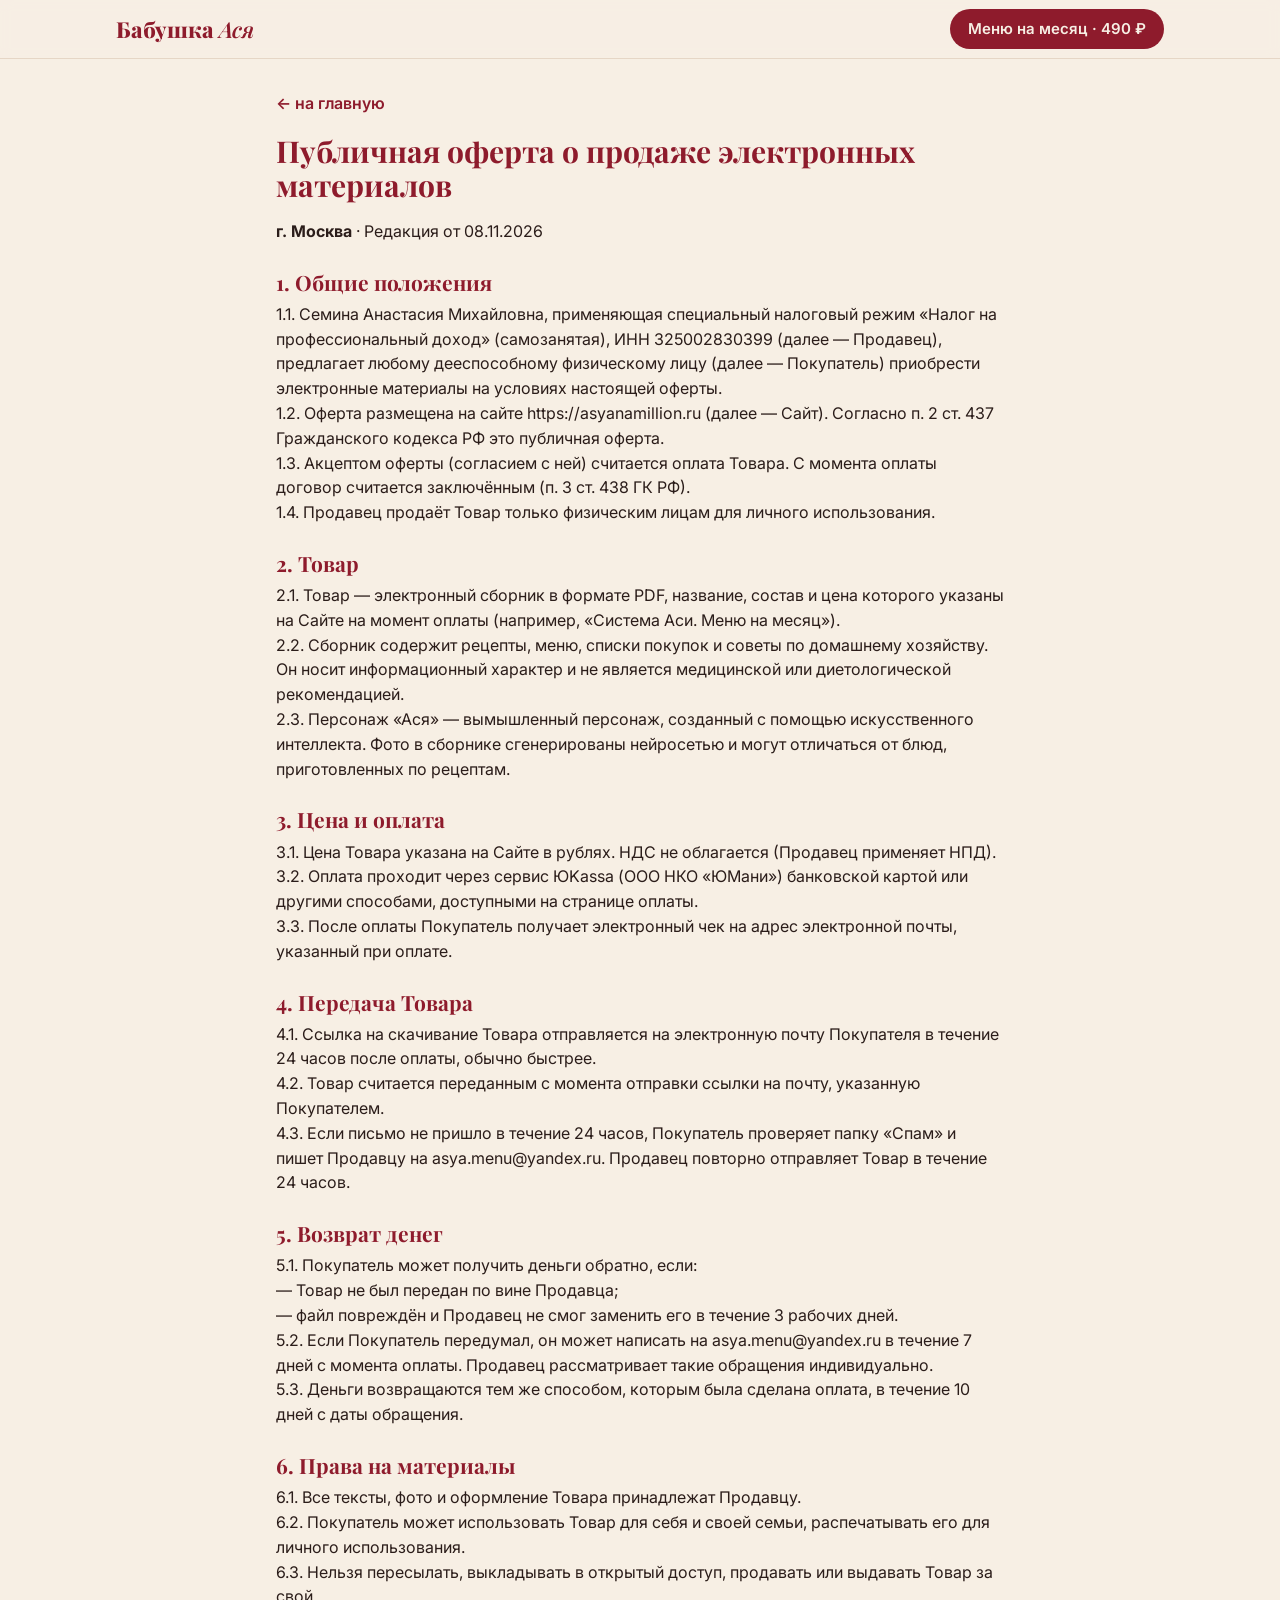
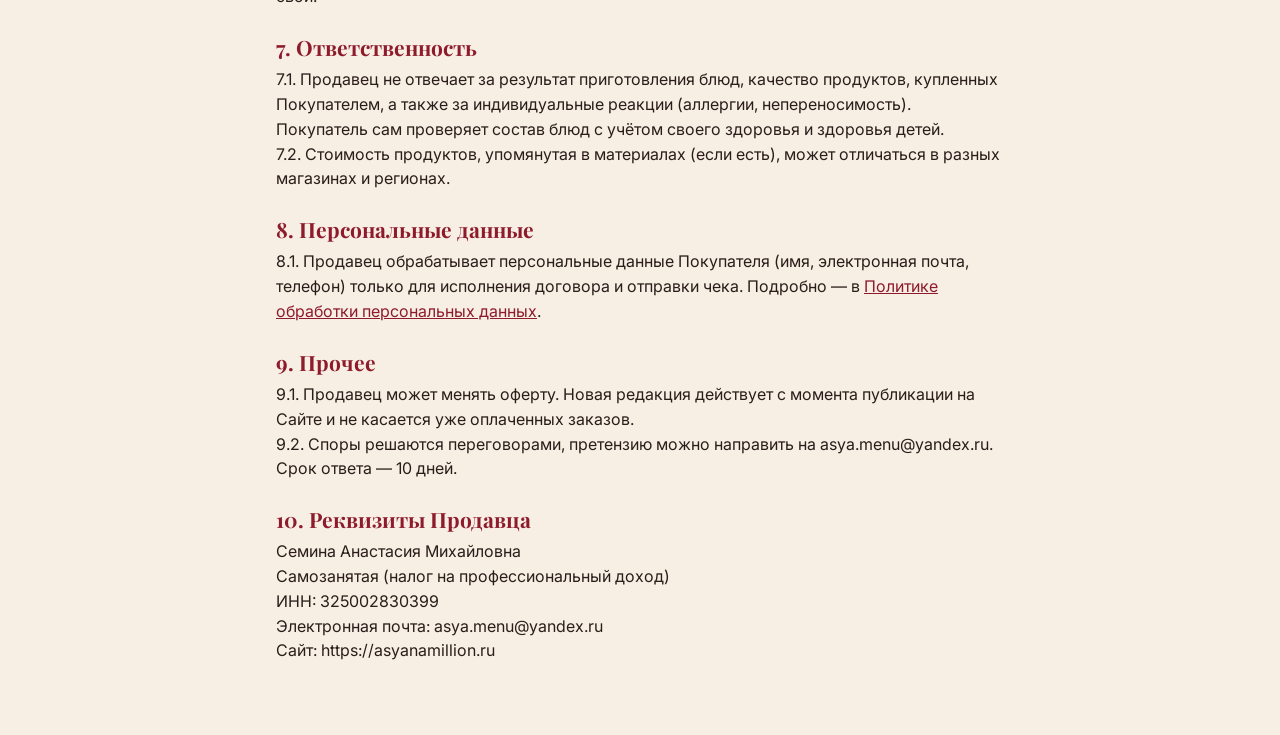
<file: oferta.html>
<!doctype html><html lang="ru"><head><meta charset="utf-8"><meta name="viewport" content="width=device-width, initial-scale=1"><title>Публичная оферта — Бабушка Ася</title>
<link href="https://fonts.googleapis.com/css2?family=Playfair+Display:wght@700;800&family=Inter:wght@400;600&display=swap" rel="stylesheet"><link rel="stylesheet" href="docs.css">
<style>.doc{max-width:760px;margin:0 auto;padding:32px 16px 64px;font-size:16px}.doc h1{font-size:30px;color:var(--red);margin-bottom:16px}.doc h2{font-size:21px;margin:26px 0 8px}.doc p{margin-bottom:8px}.doc ul{padding-left:22px;margin-bottom:8px}.back{display:inline-block;margin-bottom:18px;text-decoration:none;font-weight:600}</style></head>
<body><header class="top"><div class="wrap top-in"><a class="logo" href="index.html">Бабушка <em>Ася</em></a><a class="top-btn" href="menu-na-mesyac.html">Меню на месяц · 490 ₽</a></div></header>
<main class="doc"><a class="back" href="index.html">← на главную</a>
<h1 id="публичная-оферта-о-продаже-электронных-материалов">Публичная
оферта о продаже электронных материалов</h1>
<p><strong>г. Москва</strong> · Редакция от 08.11.2026</p>
<h2 id="общие-положения">1. Общие положения</h2>
<p>1.1. Семина Анастасия Михайловна, применяющая специальный налоговый
режим «Налог на профессиональный доход» (самозанятая), ИНН 325002830399
(далее — Продавец), предлагает любому дееспособному физическому лицу
(далее — Покупатель) приобрести электронные материалы на условиях
настоящей оферты.<br />
1.2. Оферта размещена на сайте
https://asyanamillion.ru (далее — Сайт). Согласно
п. 2 ст. 437 Гражданского кодекса РФ это публичная оферта.<br />
1.3. Акцептом оферты (согласием с ней) считается оплата Товара. С
момента оплаты договор считается заключённым (п. 3 ст. 438 ГК РФ).<br />
1.4. Продавец продаёт Товар только физическим лицам для личного
использования.</p>
<h2 id="товар">2. Товар</h2>
<p>2.1. Товар — электронный сборник в формате PDF, название, состав и
цена которого указаны на Сайте на момент оплаты (например, «Система Аси.
Меню на месяц»).<br />
2.2. Сборник содержит рецепты, меню, списки покупок и советы по
домашнему хозяйству. Он носит информационный характер и не является
медицинской или диетологической рекомендацией.<br />
2.3. Персонаж «Ася» — вымышленный персонаж, созданный с помощью
искусственного интеллекта. Фото в сборнике сгенерированы нейросетью и
могут отличаться от блюд, приготовленных по рецептам.</p>
<h2 id="цена-и-оплата">3. Цена и оплата</h2>
<p>3.1. Цена Товара указана на Сайте в рублях. НДС не облагается
(Продавец применяет НПД).<br />
3.2. Оплата проходит через сервис ЮKassa (ООО НКО «ЮМани») банковской
картой или другими способами, доступными на странице оплаты.<br />
3.3. После оплаты Покупатель получает электронный чек на адрес
электронной почты, указанный при оплате.</p>
<h2 id="передача-товара">4. Передача Товара</h2>
<p>4.1. Ссылка на скачивание Товара отправляется на электронную почту
Покупателя в течение 24 часов после оплаты, обычно быстрее.<br />
4.2. Товар считается переданным с момента отправки ссылки на почту,
указанную Покупателем.<br />
4.3. Если письмо не пришло в течение 24 часов, Покупатель проверяет
папку «Спам» и пишет Продавцу на asya.menu@yandex.ru. Продавец повторно
отправляет Товар в течение 24 часов.</p>
<h2 id="возврат-денег">5. Возврат денег</h2>
<p>5.1. Покупатель может получить деньги обратно, если:<br />
— Товар не был передан по вине Продавца;<br />
— файл повреждён и Продавец не смог заменить его в течение 3 рабочих
дней.<br />
5.2. Если Покупатель передумал, он может написать на asya.menu@yandex.ru
в течение 7 дней с момента оплаты. Продавец рассматривает такие
обращения индивидуально.<br />
5.3. Деньги возвращаются тем же способом, которым была сделана оплата, в
течение 10 дней с даты обращения.</p>
<h2 id="права-на-материалы">6. Права на материалы</h2>
<p>6.1. Все тексты, фото и оформление Товара принадлежат Продавцу.<br />
6.2. Покупатель может использовать Товар для себя и своей семьи,
распечатывать его для личного использования.<br />
6.3. Нельзя пересылать, выкладывать в открытый доступ, продавать или
выдавать Товар за свой.</p>
<h2 id="ответственность">7. Ответственность</h2>
<p>7.1. Продавец не отвечает за результат приготовления блюд, качество
продуктов, купленных Покупателем, а также за индивидуальные реакции
(аллергии, непереносимость). Покупатель сам проверяет состав блюд с
учётом своего здоровья и здоровья детей.<br />
7.2. Стоимость продуктов, упомянутая в материалах (если есть), может
отличаться в разных магазинах и регионах.</p>
<h2 id="персональные-данные">8. Персональные данные</h2>
<p>8.1. Продавец обрабатывает персональные данные Покупателя (имя,
электронная почта, телефон) только для исполнения договора и отправки
чека. Подробно — в <a href="privacy.html">Политике обработки
персональных данных</a>.</p>
<h2 id="прочее">9. Прочее</h2>
<p>9.1. Продавец может менять оферту. Новая редакция действует с момента
публикации на Сайте и не касается уже оплаченных заказов.<br />
9.2. Споры решаются переговорами, претензию можно направить на
asya.menu@yandex.ru. Срок ответа — 10 дней.</p>
<h2 id="реквизиты-продавца">10. Реквизиты Продавца</h2>
<p>Семина Анастасия Михайловна<br />
Самозанятая (налог на профессиональный доход)<br />
ИНН: 325002830399<br />
Электронная почта: asya.menu@yandex.ru<br />
Сайт: https://asyanamillion.ru</p>
</main></body></html>
</file>
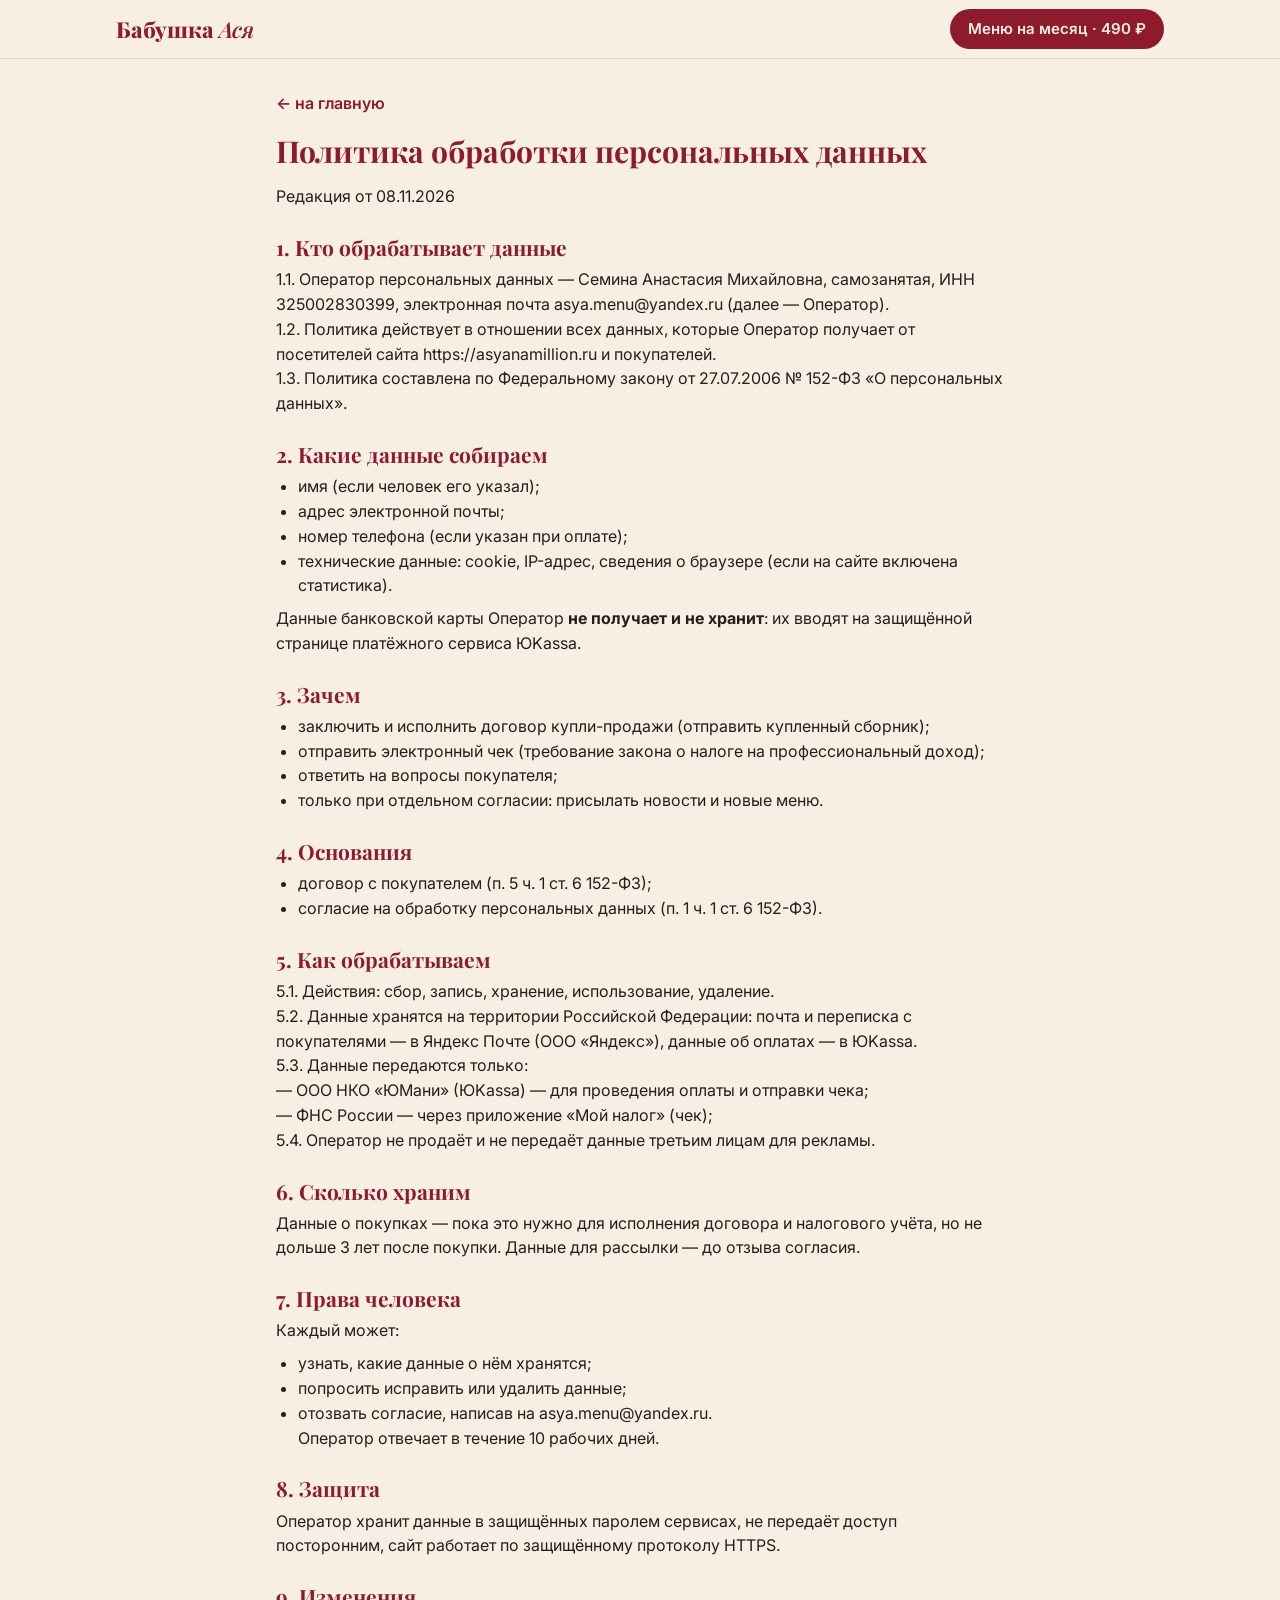
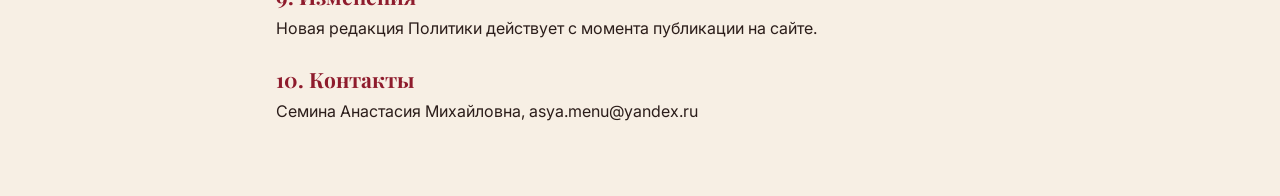
<file: privacy.html>
<!doctype html><html lang="ru"><head><meta charset="utf-8"><meta name="viewport" content="width=device-width, initial-scale=1"><title>Политика обработки персональных данных — Бабушка Ася</title>
<link href="https://fonts.googleapis.com/css2?family=Playfair+Display:wght@700;800&family=Inter:wght@400;600&display=swap" rel="stylesheet"><link rel="stylesheet" href="docs.css">
<style>.doc{max-width:760px;margin:0 auto;padding:32px 16px 64px;font-size:16px}.doc h1{font-size:30px;color:var(--red);margin-bottom:16px}.doc h2{font-size:21px;margin:26px 0 8px}.doc p{margin-bottom:8px}.doc ul{padding-left:22px;margin-bottom:8px}.back{display:inline-block;margin-bottom:18px;text-decoration:none;font-weight:600}</style></head>
<body><header class="top"><div class="wrap top-in"><a class="logo" href="index.html">Бабушка <em>Ася</em></a><a class="top-btn" href="menu-na-mesyac.html">Меню на месяц · 490 ₽</a></div></header>
<main class="doc"><a class="back" href="index.html">← на главную</a>
<h1 id="политика-обработки-персональных-данных">Политика обработки
персональных данных</h1>
<p>Редакция от 08.11.2026</p>
<h2 id="кто-обрабатывает-данные">1. Кто обрабатывает данные</h2>
<p>1.1. Оператор персональных данных — Семина Анастасия Михайловна,
самозанятая, ИНН 325002830399, электронная почта asya.menu@yandex.ru
(далее — Оператор).<br />
1.2. Политика действует в отношении всех данных, которые Оператор
получает от посетителей сайта
https://asyanamillion.ru и покупателей.<br />
1.3. Политика составлена по Федеральному закону от 27.07.2006 № 152-ФЗ
«О персональных данных».</p>
<h2 id="какие-данные-собираем">2. Какие данные собираем</h2>
<ul>
<li>имя (если человек его указал);</li>
<li>адрес электронной почты;</li>
<li>номер телефона (если указан при оплате);</li>
<li>технические данные: cookie, IP-адрес, сведения о браузере (если на
сайте включена статистика).</li>
</ul>
<p>Данные банковской карты Оператор <strong>не получает и не
хранит</strong>: их вводят на защищённой странице платёжного сервиса
ЮKassa.</p>
<h2 id="зачем">3. Зачем</h2>
<ul>
<li>заключить и исполнить договор купли-продажи (отправить купленный
сборник);</li>
<li>отправить электронный чек (требование закона о налоге на
профессиональный доход);</li>
<li>ответить на вопросы покупателя;</li>
<li>только при отдельном согласии: присылать новости и новые меню.</li>
</ul>
<h2 id="основания">4. Основания</h2>
<ul>
<li>договор с покупателем (п. 5 ч. 1 ст. 6 152-ФЗ);</li>
<li>согласие на обработку персональных данных (п. 1 ч. 1 ст. 6
152-ФЗ).</li>
</ul>
<h2 id="как-обрабатываем">5. Как обрабатываем</h2>
<p>5.1. Действия: сбор, запись, хранение, использование, удаление.<br />
5.2. Данные хранятся на территории Российской Федерации: почта и
переписка с покупателями — в Яндекс Почте (ООО «Яндекс»), данные об
оплатах — в ЮKassa.<br />
5.3. Данные передаются только:<br />
— ООО НКО «ЮМани» (ЮKassa) — для проведения оплаты и отправки
чека;<br />
— ФНС России — через приложение «Мой налог» (чек);<br />
5.4. Оператор не продаёт и не передаёт данные третьим лицам для
рекламы.</p>
<h2 id="сколько-храним">6. Сколько храним</h2>
<p>Данные о покупках — пока это нужно для исполнения договора и
налогового учёта, но не дольше 3 лет после покупки. Данные для рассылки
— до отзыва согласия.</p>
<h2 id="права-человека">7. Права человека</h2>
<p>Каждый может:</p>
<ul>
<li>узнать, какие данные о нём хранятся;</li>
<li>попросить исправить или удалить данные;</li>
<li>отозвать согласие, написав на asya.menu@yandex.ru.<br />
Оператор отвечает в течение 10 рабочих дней.</li>
</ul>
<h2 id="защита">8. Защита</h2>
<p>Оператор хранит данные в защищённых паролем сервисах, не передаёт
доступ посторонним, сайт работает по защищённому протоколу HTTPS.</p>
<h2 id="изменения">9. Изменения</h2>
<p>Новая редакция Политики действует с момента публикации на сайте.</p>
<h2 id="контакты">10. Контакты</h2>
<p>Семина Анастасия Михайловна, asya.menu@yandex.ru</p>
</main></body></html>
</file>
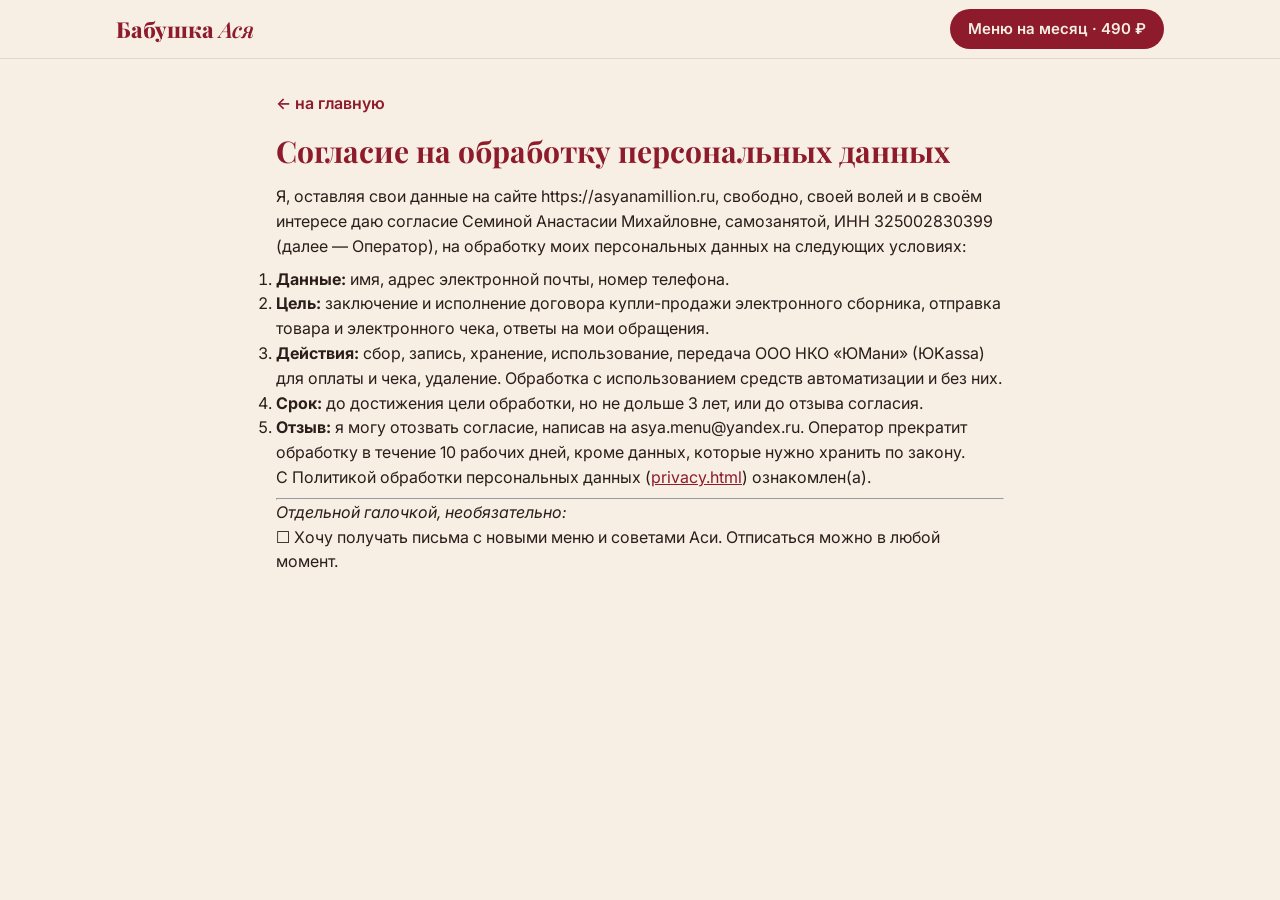
<file: soglasie.html>
<!doctype html><html lang="ru"><head><meta charset="utf-8"><meta name="viewport" content="width=device-width, initial-scale=1"><title>Согласие на обработку персональных данных — Бабушка Ася</title>
<link href="https://fonts.googleapis.com/css2?family=Playfair+Display:wght@700;800&family=Inter:wght@400;600&display=swap" rel="stylesheet"><link rel="stylesheet" href="docs.css">
<style>.doc{max-width:760px;margin:0 auto;padding:32px 16px 64px;font-size:16px}.doc h1{font-size:30px;color:var(--red);margin-bottom:16px}.doc h2{font-size:21px;margin:26px 0 8px}.doc p{margin-bottom:8px}.doc ul{padding-left:22px;margin-bottom:8px}.back{display:inline-block;margin-bottom:18px;text-decoration:none;font-weight:600}</style></head>
<body><header class="top"><div class="wrap top-in"><a class="logo" href="index.html">Бабушка <em>Ася</em></a><a class="top-btn" href="menu-na-mesyac.html">Меню на месяц · 490 ₽</a></div></header>
<main class="doc"><a class="back" href="index.html">← на главную</a>
<h1 id="согласие-на-обработку-персональных-данных">Согласие на обработку
персональных данных</h1>
<p>Я, оставляя свои данные на сайте
https://asyanamillion.ru, свободно, своей волей и в
своём интересе даю согласие Семиной Анастасии Михайловне, самозанятой,
ИНН 325002830399 (далее — Оператор), на обработку моих персональных
данных на следующих условиях:</p>
<ol type="1">
<li><strong>Данные:</strong> имя, адрес электронной почты, номер
телефона.</li>
<li><strong>Цель:</strong> заключение и исполнение договора
купли-продажи электронного сборника, отправка товара и электронного
чека, ответы на мои обращения.</li>
<li><strong>Действия:</strong> сбор, запись, хранение, использование,
передача ООО НКО «ЮМани» (ЮKassa) для оплаты и чека, удаление. Обработка
с использованием средств автоматизации и без них.</li>
<li><strong>Срок:</strong> до достижения цели обработки, но не дольше 3
лет, или до отзыва согласия.</li>
<li><strong>Отзыв:</strong> я могу отозвать согласие, написав на
asya.menu@yandex.ru. Оператор прекратит обработку в течение 10 рабочих
дней, кроме данных, которые нужно хранить по закону.</li>
</ol>
<p>С Политикой обработки персональных данных (<a
href="privacy.html">privacy.html</a>) ознакомлен(а).</p>
<hr />
<p><em>Отдельной галочкой, необязательно:</em><br />
☐ Хочу получать письма с новыми меню и советами Аси. Отписаться можно в
любой момент.</p>
</main></body></html>
</file>
<file: style.css>
:root {
  --ink:#1C0B1F; --plum:#4A1042; --fuch:#FF2D87; --fuch2:#FF6FB0; --yel:#FFD43B; --em:#00A877; --coral:#FF6A3D; --cob:#3346FF; --navy:#16224D;
  --paper:#FFF4E8; --paper2:#FFE9D6; --red:#C8102E;
  --serif:"Playfair Display", Georgia, serif; --sans:Inter, system-ui, sans-serif; --hand:Caveat, cursive;
}
* { box-sizing:border-box; margin:0; padding:0; }
html { scroll-behavior:smooth; }
body { font-family:var(--sans); color:var(--ink); background:var(--paper); font-size:17px; line-height:1.55; overflow-x:hidden; }
img { max-width:100%; display:block; }
a { color:inherit; }
h1, h2, h3 { font-family:var(--serif); line-height:1.05; }
h2 { font-size:clamp(34px, 5.4vw, 64px); font-weight:900; letter-spacing:-.5px; margin-bottom:28px; }
h2 em { font-style:italic; font-weight:800; color:var(--fuch); }
.wrap { max-width:1180px; margin:0 auto; padding:0 24px; }
.sec { padding:96px 0; position:relative; }
.eyebrow { font-weight:800; font-size:13px; letter-spacing:3px; text-transform:uppercase; color:var(--fuch); margin-bottom:14px; }
.eyebrow.light { color:var(--yel); }

/* кнопки */
.btn { display:inline-flex; align-items:center; justify-content:center; gap:8px; background:var(--yel); color:var(--ink); font-weight:800; font-size:17px; text-decoration:none; padding:18px 30px; border-radius:999px; border:2.5px solid var(--ink); box-shadow:5px 5px 0 var(--ink); transition:transform .15s, box-shadow .15s; }
.btn:hover { transform:translate(-2px,-2px); box-shadow:7px 7px 0 var(--ink); }
.btn:active { transform:translate(3px,3px); box-shadow:2px 2px 0 var(--ink); }
.btn.ghost { background:transparent; color:#fff; border-color:#fff; box-shadow:none; }
.btn.ghost:hover { background:rgba(255,255,255,.12); }
.btn.big { font-size:20px; padding:20px 34px; width:100%; }
.btn.disabled { opacity:.45; cursor:not-allowed; }
.btn.yellow { margin-top:22px; }

/* шапка */
.top { position:sticky; top:0; z-index:50; display:flex; align-items:center; gap:24px; padding:12px 24px; background:rgba(28,11,31,.92); backdrop-filter:blur(8px); color:#fff; }
.logo { font-family:var(--serif); font-weight:800; font-size:22px; text-decoration:none; }
.logo em { color:var(--yel); }
.top nav { display:flex; gap:22px; margin-left:auto; font-size:15px; font-weight:600; }
.top nav a { text-decoration:none; opacity:.85; }
.top nav a:hover { opacity:1; color:var(--yel); }
.top-btn { background:var(--fuch); color:#fff; text-decoration:none; font-weight:800; font-size:14px; padding:10px 18px; border-radius:999px; white-space:nowrap; }

/* обложка */
.hero { position:relative; min-height:calc(100vh - 60px); display:grid; grid-template-columns:1.05fr .95fr; align-items:center; background:radial-gradient(circle at 18% 25%, #FF5FA6 0, var(--fuch) 38%, #D9006A 100%); color:#fff; overflow:hidden; padding:40px 0 60px; }
.hero::before { content:""; position:absolute; inset:0; background:repeating-linear-gradient(-45deg, rgba(255,255,255,.05) 0 2px, transparent 2px 22px); pointer-events:none; }
.hero-text { position:relative; z-index:2; padding:0 10px 0 max(24px, calc((100vw - 1180px)/2 + 24px)); }
.kicker { font-weight:800; font-size:13px; letter-spacing:3px; text-transform:uppercase; color:var(--yel); margin-bottom:18px; }
.hero h1 { font-weight:900; font-size:clamp(52px, 8.4vw, 118px); line-height:.92; letter-spacing:-1.5px; }
.hero h1 span { display:block; }
.hero h1 .l2 { font-style:italic; color:var(--yel); }
.hero h1 .l3 { display:inline-block; margin-top:10px; background:var(--ink); color:#fff; padding:4px 18px 10px; transform:rotate(-2deg); box-shadow:6px 6px 0 var(--yel); }
.lead { font-size:clamp(18px, 1.6vw, 21px); max-width:520px; margin:30px 0 32px; opacity:.95; }
.cta-row { display:flex; gap:14px; flex-wrap:wrap; }
.hero-pic { position:relative; z-index:1; display:flex; align-items:center; justify-content:center; padding:0 max(40px, calc((100vw - 1180px)/2 + 40px)) 0 30px; }
.hero-pic img { width:100%; max-width:500px; height:auto; aspect-ratio:4/5; object-fit:cover; object-position:center 8%; border-radius:28px; border:6px solid var(--ink); box-shadow:18px 18px 0 var(--yel); transform:rotate(2.5deg); }
.sticker { position:absolute; z-index:3; border-radius:50%; display:flex; flex-direction:column; align-items:center; justify-content:center; text-align:center; font-weight:800; text-transform:uppercase; font-size:13px; line-height:1.15; letter-spacing:.5px; border:3px solid var(--ink); }
.sticker b { font-family:var(--serif); font-size:44px; line-height:.9; text-transform:none; }
.s1 { width:150px; height:150px; background:var(--yel); color:var(--ink); right:max(16px, calc((100vw - 1180px)/2)); top:40px; transform:rotate(12deg); animation:wob 5s ease-in-out infinite; }
.s2 { width:160px; height:160px; background:var(--ink); color:#fff; right:max(400px, calc((100vw - 1180px)/2 + 470px)); bottom:60px; transform:rotate(-10deg); padding:20px; animation:wob 6s ease-in-out infinite reverse; }
.s2 b { color:var(--yel); }
@keyframes wob { 0%,100% { transform:rotate(12deg) scale(1); } 50% { transform:rotate(4deg) scale(1.06); } }

/* бегущая строка */
.marquee { background:var(--yel); border-block:3px solid var(--ink); overflow:hidden; white-space:nowrap; padding:16px 0; }
.mq-in { display:inline-block; animation:mq 60s linear infinite; font-family:var(--serif); font-style:italic; font-weight:800; font-size:26px; }
.mq-in span { margin:0 18px; }
.mq-in i { font-style:normal; color:var(--fuch); }
@keyframes mq { to { transform:translateX(-50%); } }

/* кафе vs Ася */
.vs { background:var(--paper); }
.flips { display:grid; grid-template-columns:repeat(3, 1fr); gap:26px; }
.flip { perspective:1200px; height:380px; cursor:pointer; background:none; border:none; text-align:left; font:inherit; color:inherit; }
.flip-in { position:relative; width:100%; height:100%; transition:transform .7s cubic-bezier(.3,1.4,.5,1); transform-style:preserve-3d; }
.flip.on .flip-in { transform:rotateY(180deg); }
.face { position:absolute; inset:0; backface-visibility:hidden; border-radius:24px; overflow:hidden; border:3px solid var(--ink); box-shadow:8px 8px 0 var(--ink); }
.front img { width:100%; height:100%; object-fit:cover; }
.front .lbl { position:absolute; left:16px; right:16px; bottom:16px; background:#fff; border:2.5px solid var(--ink); border-radius:16px; padding:12px 16px; }
.front .lbl small { display:block; font-size:12px; font-weight:800; letter-spacing:2px; text-transform:uppercase; color:var(--fuch); }
.front .lbl b { font-family:var(--serif); font-size:24px; line-height:1.1; }
.front .tap { position:absolute; top:14px; right:14px; background:var(--yel); border:2px solid var(--ink); border-radius:999px; font-size:12px; font-weight:800; padding:6px 12px; }
.back { transform:rotateY(180deg); padding:30px 26px; display:flex; flex-direction:column; justify-content:center; color:#fff; }
.back small { font-size:13px; font-weight:800; letter-spacing:2px; text-transform:uppercase; color:var(--yel); }
.back .hand { font-family:var(--hand); font-size:38px; line-height:1.05; margin:10px 0 16px; }
.back p { font-size:16px; opacity:.95; }

/* загляни внутрь */
.inside { background:var(--plum); color:#fff; background-image:radial-gradient(circle at 85% 10%, rgba(255,45,135,.35), transparent 45%), radial-gradient(circle at 5% 90%, rgba(51,70,255,.35), transparent 40%); }
.inside h2 em { color:var(--yel); }
.wtabs { display:flex; gap:12px; flex-wrap:wrap; margin-bottom:16px; }
.wtab { border:2.5px solid #fff; background:transparent; color:#fff; font:inherit; font-weight:800; font-size:15px; padding:12px 20px; border-radius:999px; cursor:pointer; transition:.2s; }
.wtab small { display:block; font-size:11px; letter-spacing:2px; text-transform:uppercase; opacity:.8; }
.wtab.on { background:var(--c); border-color:var(--c); color:#fff; box-shadow:5px 5px 0 var(--yel); }
.dtabs { display:flex; gap:8px; margin:22px 0 30px; flex-wrap:wrap; }
.dtab { width:62px; height:62px; border-radius:50%; border:2px solid rgba(255,255,255,.5); background:transparent; color:#fff; font:inherit; font-weight:800; cursor:pointer; line-height:1.05; font-size:15px; transition:.2s; }
.dtab small { display:block; font-size:10px; opacity:.75; font-weight:600; }
.dtab.on { background:var(--yel); color:var(--ink); border-color:var(--yel); transform:scale(1.08); }
.day { display:grid; grid-template-columns:repeat(auto-fit, minmax(300px, 1fr)); gap:24px; }
.rc { background:#fff; color:var(--ink); border-radius:24px; overflow:hidden; display:flex; flex-direction:column; animation:pop .45s cubic-bezier(.3,1.5,.5,1) both; box-shadow:0 18px 40px rgba(0,0,0,.25); }
.rc:nth-child(2) { animation-delay:.07s; } .rc:nth-child(3) { animation-delay:.14s; } .rc:nth-child(4) { animation-delay:.21s; }
@keyframes pop { from { opacity:0; transform:translateY(24px) scale(.96); } }
.rc .ph { position:relative; aspect-ratio:1/1; max-height:300px; overflow:hidden; }
.rc .ph img { width:100%; height:100%; object-fit:cover; }
.rc .meal { position:absolute; left:14px; top:14px; background:var(--c); color:#fff; font-size:12px; font-weight:800; letter-spacing:1.5px; text-transform:uppercase; padding:6px 12px; border-radius:999px; }
.rc .hit { position:absolute; right:12px; top:12px; width:74px; height:74px; border-radius:50%; background:var(--yel); border:2.5px solid var(--ink); display:flex; flex-direction:column; align-items:center; justify-content:center; font-size:11px; font-weight:800; text-transform:uppercase; line-height:1.05; transform:rotate(10deg); }
.rc .hit b { font-size:22px; line-height:1; }
.rc .bd { padding:20px 22px 24px; display:flex; flex-direction:column; gap:12px; flex:1; }
.rc h3 { font-size:24px; }
.rc .meta { display:flex; gap:8px; flex-wrap:wrap; }
.rc .meta span { font-size:13px; font-weight:700; background:var(--paper); border-radius:999px; padding:5px 12px; }
.rc .q { margin-top:auto; position:relative; background:#FFF8D6; border:2px solid var(--ink); border-radius:16px; padding:14px 16px 14px 64px; font-family:var(--hand); font-size:23px; line-height:1.15; }
.rc .q img { position:absolute; left:10px; top:12px; width:44px; height:44px; border-radius:50%; object-fit:cover; border:2px solid var(--red); }
.rc .q small { display:block; font-family:var(--sans); font-size:11px; font-weight:800; letter-spacing:1.5px; text-transform:uppercase; color:var(--red); margin-bottom:2px; }

/* листалка */
.pages { background:var(--cob); color:#fff; padding-bottom:70px; }
.pages h2 em { color:var(--yel); }
.pages .sub { max-width:640px; font-size:18px; opacity:.92; margin-top:-10px; }
.strip { display:flex; gap:28px; overflow-x:auto; scroll-snap-type:x mandatory; padding:40px max(24px, calc((100vw - 1180px)/2 + 24px)) 30px; scrollbar-width:none; }
.strip::-webkit-scrollbar { display:none; }
.strip img { flex:none; width:300px; aspect-ratio:210/297; object-fit:cover; border-radius:6px; scroll-snap-align:center; box-shadow:0 24px 50px rgba(0,0,0,.4); transition:transform .25s; }
.strip img:nth-child(odd) { transform:rotate(-2deg); } .strip img:nth-child(even) { transform:rotate(2deg) translateY(14px); }
.strip img:hover { transform:scale(1.05) rotate(0); }
.swipe { text-align:center; font-family:var(--hand); font-size:28px; color:var(--yel); }

/* недели */
.weeks { padding-bottom:0; }
.wk-list { margin-top:20px; }
.wk { display:grid; grid-template-columns:1fr 1fr; min-height:440px; background:var(--c); color:#fff; }
.wk:nth-child(even) .wk-pic { order:2; }
.wk-pic { overflow:hidden; }
.wk-pic img { width:100%; height:100%; object-fit:cover; object-position:center 85%; transition:transform 1.2s; }
.wk:hover .wk-pic img { transform:scale(1.06); }
.wk-t { padding:56px clamp(24px, 6vw, 80px); display:flex; flex-direction:column; justify-content:center; position:relative; }
.wk-n { font-family:var(--serif); font-weight:900; font-size:150px; line-height:.8; opacity:.18; position:absolute; right:30px; top:24px; }
.wk-t small { font-weight:800; letter-spacing:3px; text-transform:uppercase; font-size:13px; color:var(--yel); }
.wk-t h3 { font-size:clamp(34px, 4vw, 52px); margin:10px 0 14px; }
.wk-t p { font-size:18px; max-width:460px; opacity:.95; }
.wk-t .hits { display:flex; flex-wrap:wrap; gap:8px; margin-top:20px; }
.wk-t .hits span { background:rgba(255,255,255,.16); border:1.5px solid rgba(255,255,255,.5); border-radius:999px; padding:6px 14px; font-size:14px; font-weight:600; }
.wk-t .go { margin-top:26px; align-self:flex-start; background:#fff; color:var(--c); border:none; font:inherit; font-weight:800; padding:12px 22px; border-radius:999px; cursor:pointer; }

/* в каждой неделе */
.every { background:var(--paper2); }
.every-grid { list-style:none; display:grid; grid-template-columns:repeat(3,1fr); gap:20px; }
.every-grid li { background:#fff; border:2.5px solid var(--ink); border-radius:22px; padding:26px; box-shadow:6px 6px 0 var(--fuch); font-size:16px; }
.every-grid li:nth-child(3n+2) { box-shadow:6px 6px 0 var(--em); } .every-grid li:nth-child(3n) { box-shadow:6px 6px 0 var(--cob); }
.every-grid b { display:block; font-family:var(--serif); font-size:22px; margin:8px 0 6px; }
.ic { font-size:34px; }

/* бонусы */
.bonus { background:var(--em); color:#fff; }
.bonus h2 em { color:var(--yel); }
.bn-grid { display:grid; grid-template-columns:repeat(3,1fr); gap:26px; }
.bn-grid article { background:#fff; color:var(--ink); border-radius:24px; overflow:hidden; border:3px solid var(--ink); box-shadow:8px 8px 0 var(--ink); transition:transform .2s; }
.bn-grid article:hover { transform:rotate(-1deg) translateY(-4px); }
.bn-grid img { aspect-ratio:5/4; object-fit:cover; width:100%; }
.bn-grid .tag { display:inline-block; margin:18px 22px 0; background:var(--yel); border:2px solid var(--ink); border-radius:999px; font-size:12px; font-weight:800; letter-spacing:1.5px; text-transform:uppercase; padding:4px 12px; }
.bn-grid h3 { font-size:24px; margin:10px 22px 8px; }
.bn-grid p { margin:0 22px 24px; font-size:16px; }

/* об Асе */
.about { background:var(--paper); }
.about-in { display:grid; grid-template-columns:.9fr 1.1fr; gap:60px; align-items:center; }
.album { position:relative; height:620px; }
.pol { position:absolute; background:#fff; padding:14px 14px 50px; box-shadow:0 14px 34px rgba(0,0,0,.2); width:310px; }
.pol figcaption { font-family:var(--hand); font-size:22px; line-height:1.1; text-align:center; position:absolute; left:14px; right:14px; bottom:8px; }
.pol img { aspect-ratio:4/5; object-fit:cover; width:100%; }
.p1 { left:0; top:0; transform:rotate(-6deg); }
.p2 { right:0; bottom:0; transform:rotate(5deg); }
.pol::before { content:""; position:absolute; top:-12px; left:50%; width:110px; height:28px; margin-left:-55px; background:rgba(255,212,59,.75); transform:rotate(-3deg); }
.letter .big { font-family:var(--serif); font-style:italic; font-size:24px; line-height:1.35; color:var(--plum); margin-bottom:16px; }
.letter p { margin-bottom:14px; }
.sign { font-family:var(--hand); font-size:48px; color:var(--red); }
.ai { font-size:13px; color:#7A6878; border-top:1.5px solid #E7D6C9; padding-top:12px; margin-top:8px; }

/* покупка */
.buy { background:var(--fuch); background-image:radial-gradient(circle at 80% 20%, #FF7BB8, transparent 45%); padding:100px 24px; }
.ticket { max-width:1080px; margin:0 auto; display:grid; grid-template-columns:1.25fr .9fr; background:var(--ink); color:#fff; border-radius:30px; overflow:hidden; border:3px solid var(--ink); box-shadow:14px 14px 0 var(--yel); }
.t-left { padding:50px; border-right:3px dashed rgba(255,255,255,.35); position:relative; }
.t-left h2 { font-size:clamp(32px, 4vw, 48px); }
.t-left h2 em { color:var(--yel); }
.get { list-style:none; }
.get li { padding:10px 0 10px 34px; position:relative; font-size:16px; border-bottom:1px solid rgba(255,255,255,.12); }
.get li::before { content:"✓"; position:absolute; left:0; top:9px; width:22px; height:22px; border-radius:50%; background:var(--em); color:#fff; font-size:13px; font-weight:800; display:flex; align-items:center; justify-content:center; }
.t-right { padding:50px 40px; background:#fff; color:var(--ink); display:flex; flex-direction:column; justify-content:center; }
.price { font-family:var(--serif); font-weight:900; font-size:96px; line-height:.9; color:var(--fuch); }
.price-note { font-weight:600; font-size:15px; color:#6E5A6C; margin:8px 0 24px; }
.agree { display:flex; gap:10px; align-items:flex-start; font-size:14px; margin-bottom:18px; cursor:pointer; }
.agree input { width:22px; height:22px; accent-color:var(--fuch); flex:none; margin-top:1px; }
.hint { font-size:13px; color:#6E5A6C; margin-top:10px; text-align:center; }

/* скоро */
.soon { background:var(--ink); color:#fff; }
.soon h2 em { color:var(--yel); }
.soon-in { display:grid; grid-template-columns:.8fr 1.2fr; gap:50px; align-items:center; }
.soon img { width:100%; max-width:440px; border-radius:24px; aspect-ratio:4/5; object-fit:cover; object-position:center 70%; border:4px solid var(--yel); transform:rotate(-2deg); }
.soon p { font-size:19px; }
.soon a:not(.btn) { color:var(--yel); }

/* подвал */
.foot { background:#0E050F; color:#CDBFCC; padding:40px 0 100px; font-size:14px; }
.foot p { margin-bottom:10px; }
.foot a { color:#fff; }
.foot .small { font-size:12px; opacity:.75; }

/* плавающая кнопка на телефоне */
.float-buy { display:none; }

@media (max-width: 960px) {
  .hero { grid-template-columns:1fr; min-height:auto; padding:30px 0 70px; }
  .hero-pic { order:-1; padding:10px 24px 30px; }
  .hero-pic img { width:78%; max-width:400px; }
  .hero-text { padding:0 24px; }
  .s1 { width:112px; height:112px; top:30px; right:16px; font-size:11px; } .s1 b { font-size:34px; }
  .s2 { display:none; }
  .flips, .bn-grid, .every-grid { grid-template-columns:1fr; }
  .flip { height:340px; }
  .wk { grid-template-columns:1fr; }
  .wk:nth-child(even) .wk-pic { order:0; }
  .wk-pic { height:300px; }
  .wk-n { font-size:110px; }
  .about-in, .soon-in { grid-template-columns:1fr; gap:30px; }
  .album { height:520px; max-width:420px; margin:0 auto; width:100%; }
  .pol { width:240px; }
  .ticket { grid-template-columns:1fr; }
  .t-left { border-right:none; border-bottom:3px dashed rgba(255,255,255,.35); padding:34px 26px; }
  .t-right { padding:34px 26px; }
  .top nav { display:none; }
  .top { justify-content:space-between; }
  .sec { padding:70px 0; }
  .float-buy { display:block; position:fixed; left:16px; right:16px; bottom:16px; z-index:60; text-align:center; background:var(--yel); color:var(--ink); font-weight:800; text-decoration:none; padding:16px; border-radius:999px; border:2.5px solid var(--ink); box-shadow:4px 4px 0 var(--ink); transition:transform .3s, opacity .3s; }
  .float-buy.hide { opacity:0; transform:translateY(120%); pointer-events:none; }
  .strip img { width:240px; }
  .dtab { width:52px; height:52px; font-size:14px; }
}
@media (prefers-reduced-motion: reduce) { * { animation:none !important; transition:none !important; } }
.sec, .hero { overflow-x:clip; }
@media (max-width: 960px) { .pol { width:min(62vw, 240px); } .p2 { right:6px; } }
.pol img, .soon img { height:auto; }
@media (max-width: 960px) {
  .flips { grid-template-columns:1fr 1fr; gap:14px; }
  .flip { height:250px; }
  .face { border-radius:18px; box-shadow:5px 5px 0 var(--ink); }
  .front .lbl { left:8px; right:8px; bottom:8px; padding:8px 10px; border-radius:12px; }
  .front .lbl b { font-size:17px; }
  .front .tap { font-size:10px; padding:4px 8px; top:8px; right:8px; }
  .back { padding:16px 14px; }
  .back .hand { font-size:25px; margin:6px 0 8px; }
  .back p { font-size:13px; }
  .album { height:470px; }
  .soon img { max-width:320px; margin:0 auto; }
}
/* полароиды не закрывают подписи */
.album { height:580px; max-width:520px; }
.pol { width:250px; }
.p1 { left:0; top:0; }
.p2 { right:0; left:auto; bottom:auto; top:160px; }
@media (max-width: 960px) {
  .album { height:600px; max-width:360px; }
  .pol { width:205px; }
  .p2 { top:290px; right:0; }
}
/* подпись полароида идёт под фото, не наезжает */
.pol { padding:12px 12px 16px; }
.pol figcaption { position:static; margin-top:10px; font-size:20px; }
@media (max-width:960px){ .pol figcaption { font-size:17px; } }
.p1 { z-index:2; } .p2 { z-index:1; }

/* ===== 10.11: пробник вместо всего меню ===== */
.inside .sub { max-width:640px; font-size:18px; opacity:.92; margin:-10px 0 26px; }
.dtab.locked { border-style:dashed; opacity:.75; }
.dtab.open:not(.on) { border-color:var(--yel); }
.dtab.open small { color:var(--yel); font-weight:800; }
.dtab.on small { color:var(--ink); }
.lockwrap { position:relative; display:grid; grid-template-columns:repeat(auto-fit, minmax(260px, 1fr)); gap:24px; grid-column:1 / -1; }
.rc.ghost { animation:none; opacity:.55; }
.rc.ghost .ph img { width:100%; height:100%; object-fit:cover; }
.rc.ghost .bd i { display:block; height:16px; border-radius:8px; background:#EDE3EA; }
.rc.ghost .bd i.s { width:55%; }
.lock { position:absolute; left:50%; top:50%; transform:translate(-50%,-50%) rotate(-2deg); width:min(92%, 420px); background:var(--ink); color:#fff; border:3px solid var(--yel); border-radius:24px; padding:26px 26px 28px; text-align:center; box-shadow:10px 10px 0 var(--c); }
.lock b { font-family:var(--serif); font-size:30px; display:block; }
.lock p { margin:8px 0 18px; font-size:16px; opacity:.92; }
.wk-t .hits .more-n { background:transparent; border-style:dashed; }

/* короткое «об Асе» на странице меню */
.mini-about { background:var(--paper); }
.mini-in { display:grid; grid-template-columns:auto 1fr; gap:60px; align-items:center; max-width:980px; }
.pol.solo { position:relative; width:300px; transform:rotate(-4deg); }
.mini-about .big { font-family:var(--serif); font-style:italic; font-size:24px; line-height:1.35; color:var(--plum); margin-bottom:14px; }
.mini-about .more { display:inline-block; margin:6px 0 14px; font-weight:800; color:var(--fuch); text-decoration:none; }

/* другие меню */
.other { background:var(--ink); color:#fff; padding:70px 0; }
.other h2 { font-size:clamp(28px, 3.6vw, 44px); margin-bottom:10px; }
.other h2 em { color:var(--yel); }
.other p { font-size:18px; opacity:.9; }
.other-in { display:flex; gap:40px; align-items:center; justify-content:space-between; flex-wrap:wrap; }

/* ===== главная-витрина ===== */
.hero-home { background:radial-gradient(circle at 80% 20%, #5B1A55 0, var(--plum) 45%, #2A0826 100%); }
.hero-home .hero-pic img { object-position:center 40%; box-shadow:18px 18px 0 var(--fuch); transform:rotate(-2.5deg); }
.hero-home .s1 { background:var(--yel); }
.shelf { background:var(--paper); }
.shelf-grid { display:grid; grid-template-columns:1.35fr 1fr; gap:28px; align-items:stretch; }
.card { background:#fff; border:3px solid var(--ink); border-radius:28px; overflow:hidden; display:flex; flex-direction:column; box-shadow:10px 10px 0 var(--fuch); }
.card.ny { box-shadow:10px 10px 0 var(--em); }
.card-pic { position:relative; aspect-ratio:16/10; overflow:hidden; }
.card-pic img { width:100%; height:100%; object-fit:cover; object-position:center 80%; }
.card .tag { position:absolute; left:18px; top:18px; background:var(--ink); color:var(--yel); border-radius:999px; font-size:13px; font-weight:800; letter-spacing:1.5px; text-transform:uppercase; padding:7px 14px; }
.card .tag.go { background:var(--em); color:#fff; }
.card-bd { padding:26px 28px 30px; display:flex; flex-direction:column; gap:14px; flex:1; }
.card h3 { font-size:clamp(30px, 3.4vw, 42px); font-weight:900; }
.facts { display:flex; flex-wrap:wrap; gap:8px; }
.facts span { background:var(--paper2); border:2px solid var(--ink); border-radius:999px; padding:4px 12px; font-size:14px; font-weight:800; }
.card-row { margin-top:auto; display:flex; align-items:center; justify-content:space-between; gap:16px; flex-wrap:wrap; }
.card-price { font-family:var(--serif); font-weight:900; font-size:52px; color:var(--fuch); line-height:1; }
.card.ny .btn { margin-top:auto; align-self:flex-start; }
.russia { margin-top:56px; }
.ru-grid { display:grid; grid-template-columns:repeat(3, 1fr); gap:20px; }
.ru { border:3px solid var(--ink); border-radius:24px; padding:26px 24px; color:#fff; display:flex; flex-direction:column; gap:4px; transform:rotate(-1deg); }
.ru:nth-child(2) { transform:rotate(1deg); }
.ru small { font-weight:800; letter-spacing:2px; text-transform:uppercase; font-size:12px; color:var(--yel); }
.ru b { font-family:var(--serif); font-size:44px; line-height:1; }
.ru span { font-size:16px; opacity:.92; }
.ru-n { background:var(--cob); } .ru-s { background:var(--coral); } .ru-k { background:var(--em); }
.gift { background:var(--yel); }
.gift h2 em { color:var(--fuch); }
.gift-in { display:grid; grid-template-columns:1fr auto; gap:50px; align-items:center; }
.gift-t { font-size:19px; max-width:620px; margin-bottom:26px; }
.gift .btn { background:var(--fuch); color:#fff; }
.gift-badge { width:220px; height:220px; border-radius:50%; background:var(--ink); color:#fff; border:4px solid var(--ink); display:flex; flex-direction:column; align-items:center; justify-content:center; text-align:center; font-weight:800; text-transform:uppercase; font-size:15px; line-height:1.2; transform:rotate(10deg); box-shadow:10px 10px 0 var(--fuch); }
.gift-badge b { font-family:var(--serif); font-size:80px; line-height:.9; color:var(--yel); text-transform:none; }
.tg { background:var(--cob); color:#fff; padding:80px 0; }
.tg h2 { font-size:clamp(30px, 4vw, 50px); margin-bottom:10px; }
.tg h2 em { color:var(--yel); }
.tg p { font-size:18px; }
.tg-in { display:flex; gap:40px; align-items:center; justify-content:space-between; flex-wrap:wrap; }
.home .foot { padding-bottom:40px; }

@media (max-width: 960px) {
  .lockwrap { grid-template-columns:1fr; }
  .lockwrap .rc.ghost:nth-child(n+2) { display:none; }
  .lock b { font-size:24px; }
  .mini-in { grid-template-columns:1fr; gap:34px; }
  .pol.solo { width:min(70vw, 260px); margin:0 auto; }
  .shelf-grid, .ru-grid, .gift-in { grid-template-columns:1fr; }
  .gift-badge { width:150px; height:150px; font-size:12px; margin:0 auto; } .gift-badge b { font-size:54px; }
  .ru { transform:none !important; }
  .card-price { font-size:42px; }
  .home .foot { padding-bottom:100px; }
}
.dtab.locked.on { opacity:1; border-style:solid; }
.card.ny .card-pic img { object-position:center 35%; } .hero-home .hero-pic img { object-position:center center; }
/* бонусы без фото: яркие обложки */
.bn-cover { aspect-ratio:5/4; position:relative; overflow:hidden; display:flex; align-items:center; justify-content:center; gap:14px; color:#fff; border-bottom:3px solid var(--ink); }
.bn-cover b { font-family:var(--serif); font-weight:900; font-size:150px; line-height:.8; }
.bn-cover span { font-weight:800; text-transform:uppercase; letter-spacing:1px; font-size:17px; line-height:1.15; }
.bn-cover i { position:absolute; font-style:normal; font-size:120px; opacity:.16; right:-6px; bottom:-24px; }
.bn-cover.c1 { background:var(--cob); background-image:radial-gradient(circle at 20% 20%, rgba(255,255,255,.25), transparent 50%); }
.bn-cover.c1 b { color:var(--yel); }
.bn-cover.c3 { background:var(--coral); background-image:radial-gradient(circle at 80% 20%, rgba(255,255,255,.3), transparent 50%); }
.bn-cover.c3 b { color:var(--ink); }
.bn-cover.c2 { background:var(--fuch2); }
.bn-cover .note { width:58%; background:var(--yel); border:2.5px solid var(--ink); border-radius:6px; padding:16px 16px 18px; transform:rotate(-4deg); box-shadow:6px 6px 0 var(--ink); display:flex; flex-direction:column; gap:9px; position:relative; }
.bn-cover .note::before { content:""; position:absolute; top:-14px; left:50%; margin-left:-14px; width:28px; height:28px; border-radius:50%; background:var(--red); border:2.5px solid var(--ink); }
.bn-cover .note small { font-family:var(--hand); font-size:30px; line-height:1; color:var(--ink); }
.bn-cover .note s { display:block; height:7px; border-radius:4px; background:rgba(28,11,31,.35); text-decoration:none; }
.bn-cover .note s.h { width:62%; }
@media (max-width:960px){ .bn-cover b { font-size:120px; } }
.hero:not(.hero-home) .hero-pic img { object-position:center 30%; }
/* листай: рабочие стрелки */
.swipe { display:flex; align-items:center; justify-content:center; gap:18px; }
.sw-btn { width:58px; height:58px; border-radius:50%; background:var(--yel); color:var(--ink); border:2.5px solid var(--ink); box-shadow:4px 4px 0 var(--ink); font:inherit; font-size:26px; font-weight:800; cursor:pointer; transition:transform .15s; }
.sw-btn:hover { transform:translate(-2px,-2px); }
.sw-btn:active { transform:translate(2px,2px); box-shadow:2px 2px 0 var(--ink); }
/* бонусы: компактные фото со стикером */
.bn-ph { position:relative; aspect-ratio:16/10; overflow:hidden; border-bottom:3px solid var(--ink); }
.bn-ph img { width:100%; height:100%; object-fit:cover; aspect-ratio:auto; }
.bn-st { position:absolute; right:12px; top:12px; width:78px; height:78px; border-radius:50%; border:2.5px solid var(--ink); display:flex; flex-direction:column; align-items:center; justify-content:center; font-size:11px; font-weight:800; text-transform:uppercase; line-height:1; transform:rotate(8deg); color:var(--ink); }
.bn-st b { font-family:var(--serif); font-size:32px; line-height:.9; }
.bn-st.c1 { background:var(--yel); } .bn-st.c2 { background:var(--fuch2); } .bn-st.c3 { background:var(--coral); color:#fff; }
.bn-st { width:88px; height:88px; font-size:10px; letter-spacing:.2px; }

/* ===== 10.11 вечер: нежные нюдовые тона, как в PDF-меню; без капслока; без «кислоты» ===== */
:root {
  --ink:#3B2A35; --plum:#6E3F5E; --fuch:#B25877; --fuch2:#EBC9CD; --yel:#EACB8E; --em:#5F8A74; --coral:#CF8A6D; --cob:#62739A; --navy:#34405F;
  --paper:#FBF6F1; --paper2:#F3E8DF; --red:#A8434F; --line:rgba(59,42,53,.14); --soft:0 18px 44px rgba(59,42,53,.12);
}
body { background:var(--paper); }
/* один стиль букв: никаких заглавных капслоком */
.eyebrow, .kicker, .sticker, .front .lbl small, .back small, .wtab small, .rc .meal, .rc .hit, .rc .q small, .wk-t small, .bn-grid .tag, .card .tag, .ru small, .gift-badge, .bn-cover span, .bn-st { text-transform:none !important; letter-spacing:.2px !important; }
.eyebrow, .kicker { font-size:15px; font-weight:700; }
/* кнопки мягче */
.btn { border:1.5px solid var(--ink); box-shadow:none; font-weight:700; }
.btn:hover { transform:translateY(-2px); box-shadow:0 10px 24px rgba(59,42,53,.16); }
.btn:active { transform:none; box-shadow:none; }
.top { background:rgba(59,42,53,.94); }
.top-btn { background:var(--fuch); }
/* обложки: перламутр вместо неона */
.hero, .hero-home { background:radial-gradient(circle at 15% 20%, #FFF9F5 0, #F6E6E1 45%, #EBD2D0 100%); color:var(--ink); }
.hero-home { background:radial-gradient(circle at 15% 20%, #FFFAF4 0, #F5E9DD 45%, #EAD7C6 100%); }
.hero::before { background:none; }
.kicker { color:var(--fuch); }
.hero h1 .l2 { color:var(--fuch); }
.hero h1 .l3 { background:var(--plum); color:#fff; transform:none; box-shadow:none; border-radius:6px; }
.lead { opacity:1; }
.btn.ghost { color:var(--ink); border-color:var(--ink); background:transparent; }
.btn.ghost:hover { background:rgba(59,42,53,.06); }
.hero-pic img, .hero-home .hero-pic img { border:none; border-radius:24px; transform:none; box-shadow:14px 14px 0 var(--fuch2), var(--soft); }
.hero-home .hero-pic img { box-shadow:14px 14px 0 #E3CDB8, var(--soft); }
/* кружочки: цифра отдельно, слова не наезжают */
.sticker, .gift-badge, .bn-st, .rc .hit { border:none; box-shadow:0 8px 20px rgba(59,42,53,.18); animation:none; }
.sticker { padding:14px; font-weight:700; line-height:1.2; }
.sticker b, .gift-badge b, .bn-st b, .rc .hit b { display:block; line-height:1 !important; margin-bottom:4px; }
.s1 { background:var(--yel); transform:rotate(8deg); }
.s2 { width:170px; height:170px; background:var(--plum); padding:24px; font-size:13px; transform:rotate(-6deg); }
.s2 b { color:var(--yel); font-size:42px; }
.gift-badge { background:var(--plum); transform:rotate(6deg); font-weight:700; padding:20px; }
.gift-badge b { font-size:72px; }
.bn-st { padding:8px; } .bn-st b { font-size:28px; margin-bottom:2px; }
.rc .hit { width:80px; height:80px; padding:6px; } .rc .hit b { font-size:20px; margin-bottom:1px; }
/* карточки и блоки: тонкая линия и мягкая тень */
.face, .card, .bn-grid article, .every-grid li, .ticket, .lock, .ru { border:1px solid var(--line); box-shadow:var(--soft); }
.card, .card.ny { box-shadow:var(--soft); }
.every-grid li, .every-grid li:nth-child(3n+2), .every-grid li:nth-child(3n) { box-shadow:var(--soft); }
.front .lbl { border:none; box-shadow:0 6px 18px rgba(59,42,53,.15); }
.front .tap, .bn-grid .tag, .facts span { border:1px solid var(--line); }
.facts span { background:var(--paper2); font-weight:700; }
.rc .q { border:1px solid var(--line); background:#FBF3E6; }
.bn-ph { border-bottom:1px solid var(--line); }
.sw-btn { border:1.5px solid var(--ink); box-shadow:none; }
.float-buy { border:1.5px solid var(--ink) !important; box-shadow:0 10px 24px rgba(59,42,53,.2) !important; }
.lock { background:var(--ink); border:1px solid rgba(255,255,255,.25); transform:translate(-50%,-50%); box-shadow:0 20px 50px rgba(0,0,0,.3); }
/* авокадо-тост и другие перевёртыши: подпись сверху, блюдо видно */
.front .lbl { top:12px; bottom:auto; left:12px; right:12px; }
.front .tap { top:auto; bottom:12px; right:12px; }
.front img { object-position:center 80%; }
/* цвета разделов приглушённые */
.inside { background:#5E3A52; background-image:radial-gradient(circle at 85% 10%, rgba(235,201,205,.18), transparent 45%); }
.inside h2 em, .pages h2 em, .bonus h2 em, .tg h2 em, .other h2 em, .soon h2 em, .t-left h2 em { color:var(--yel); }
.wtab.on { box-shadow:none; outline:2px solid var(--yel); outline-offset:2px; }
.pages { background:#5F6F92; }
.bonus { background:#5C846F; }
.buy { background:#EFDCD8; background-image:radial-gradient(circle at 80% 20%, #FAEEEA, transparent 50%); }
.ticket { box-shadow:0 24px 60px rgba(59,42,53,.25); }
.price, .card-price { color:var(--fuch); }
.gift { background:#F3E5CC; }
.gift .btn { background:var(--plum); color:#fff; border-color:var(--plum); }
.tg { background:#5F6F92; }
.foot { background:#2E2129; }
/* Россия на тарелке: ровно в один ряд, одной высоты */
.ru, .ru:nth-child(2) { transform:none !important; }
.ru-grid { align-items:stretch; }
.ru-n { background:#62739A; } .ru-s { background:#C4826A; } .ru-k { background:#5F8A74; }
.ru small { color:#F7E9CC; }
/* полароиды и альбом */
.pol::before { background:rgba(234,203,142,.6); }
/* телефон: обложка помещается на один экран */
@media (max-width: 600px) {
  .hero, .hero-home { padding:14px 0 28px; }
  .hero-pic { padding:6px 24px 18px; }
  .hero-pic img, .hero-home .hero-pic img { width:56%; max-width:240px; box-shadow:8px 8px 0 var(--fuch2); }
  .hero-home .hero-pic img { box-shadow:8px 8px 0 #E3CDB8; }
  .kicker { font-size:13px; margin-bottom:8px; }
  .hero h1 { font-size:40px; line-height:.98; letter-spacing:-.5px; }
  .hero h1 .l3 { margin-top:6px; padding:2px 12px 6px; }
  .lead { font-size:15.5px; margin:14px 0 16px; line-height:1.45; }
  .cta-row { gap:10px; }
  .cta-row .btn { font-size:15px; padding:13px 18px; }
  .s1 { width:86px; height:86px; top:14px; right:14px; font-size:10px; padding:8px; } .s1 b { font-size:26px; }
  h2 { font-size:32px; }
}
@media (max-width: 600px) { .logo { white-space:nowrap; font-size:19px; } .top { padding:10px 16px; gap:12px; } .top-btn { font-size:13px; padding:9px 14px; } }
.s2 { right:max(330px, calc((100vw - 1180px)/2 + 400px)); bottom:36px; }
.card.ny .card-pic img { object-position:center 12%; }
/* главные кнопки — фирменный вишнёвый Аси */
:root { --cherry:#A52A3A; --cherry2:#8C2131; }
.btn:not(.ghost), .gift .btn, .top-btn, .float-buy { background:var(--cherry) !important; color:#fff !important; border-color:var(--cherry) !important; }
.btn:not(.ghost):hover, .top-btn:hover { background:var(--cherry2) !important; }
.btn.disabled { opacity:.5; }
/* листалка: каждая страница встаёт ровно по центру */
.strip { position:relative; scroll-padding-inline:0; }
.strip img { scroll-snap-align:center; scroll-snap-stop:always; }
@media (max-width: 600px) {
  .strip { gap:18px; padding-left:calc((100vw - 72vw) / 2); padding-right:calc((100vw - 72vw) / 2); }
  .strip img { width:72vw; }
  .strip img:nth-child(odd), .strip img:nth-child(even) { transform:none; }
}
/* ровные цифры везде (у Playfair «1» иначе маленькая) */
body, h1, h2, h3, b, .price, .card-price, .wk-n { font-variant-numeric:lining-nums; font-feature-settings:"lnum" 1; }
/* все кнопки ведут себя одинаково: мягко приподнимаются при наведении */
.btn, .top-btn, .wtab, .dtab, .wk-t .go, .sw-btn, .gift .btn { transition:transform .15s ease, box-shadow .15s ease, background .15s ease; }
.btn:hover, .top-btn:hover, .wtab:hover, .dtab:not(.on):hover, .wk-t .go:hover, .sw-btn:hover { transform:translateY(-2px); box-shadow:0 8px 20px rgba(59,42,53,.2); }
.btn:active, .top-btn:active, .wtab:active, .dtab:not(.on):active, .wk-t .go:active, .sw-btn:active { transform:translateY(0); box-shadow:none; }
.btn.disabled:hover { transform:none; box-shadow:none; }
/* ноутбук: каждый блок помещается в один экран */
@media (min-width: 961px) {
  .sec { padding:60px 0; }
  h2 { font-size:clamp(34px, 4.2vw, 54px); margin-bottom:20px; }
  .hero { min-height:auto; height:calc(100vh - 60px); min-height:600px; max-height:860px; padding:24px 0; }
  .hero h1 { font-size:clamp(48px, 6.4vw, 94px); }
  .lead { margin:20px 0 24px; }
  .hero-pic img { width:auto; max-width:440px; height:calc(100vh - 170px); max-height:640px; min-height:420px; }
  .s1 { top:20px; }
  .card-pic { aspect-ratio:auto; height:230px; }
  .card-bd { padding:20px 24px 24px; gap:10px; }
  .card h3 { font-size:34px; }
  .card-price { font-size:44px; }
  .russia { margin-top:28px; }
  .ru { padding:16px 22px; } .ru b { font-size:36px; }
  .flip { height:270px; } .flips { gap:20px; }
  .inside .sub { margin:-6px 0 16px; }
  .dtabs { margin:14px 0 20px; }
  .rc .ph { aspect-ratio:auto; height:190px; }
  .rc .bd { padding:16px 18px 18px; gap:10px; }
  .rc h3 { font-size:21px; }
  .rc .q { font-size:20px; padding:10px 14px 10px 60px; }
  .rc .q img { top:10px; width:38px; height:38px; }
  .pages .sub { margin-top:-6px; }
  .strip { padding-top:26px; padding-bottom:20px; }
  .strip img { width:250px; }
  .wk { min-height:400px; }
  .wk-t { padding:40px clamp(24px, 5vw, 70px); }
  .every-grid li { padding:20px; }
  .bn-ph { aspect-ratio:16/9; }
  .album { height:520px; }
  .gift-in { gap:40px; }
}
@media (min-width: 961px) {
  .sec { padding:52px 0; }
  .eyebrow { margin-bottom:8px; }
  .card-pic { height:200px; }
  .shelf h2 { margin-bottom:18px; }
  .russia { margin-top:22px; } .russia .eyebrow { margin-bottom:8px; }
  .rc .ph { height:170px; }
  .rc .ph img { object-position:center 88%; }
  .wtabs { margin-bottom:8px; } .wtab { padding:9px 18px; }
  .dtab { width:54px; height:54px; } .dtabs { margin:10px 0 16px; }
  .flip { height:250px; }
  .vs h2 { margin-bottom:18px; }
  .wk-t h3 { font-size:clamp(32px, 3.4vw, 46px); }
}
.rc .ph img { object-position:center 85%; }
/* обложка: никогда не обрезаем кнопки на невысоком окне */
@media (min-width: 961px) {
  .hero { height:auto; max-height:none; min-height:min(calc(100vh - 60px), 860px); }
  .hero h1 { font-size:clamp(44px, min(6.4vw, 10.5vh), 94px); }
  .hero-pic img { height:min(calc(100vh - 170px), 640px); min-height:380px; }
}
/* кружочки на обложке — кликабельные */
a.sticker { text-decoration:none; cursor:pointer; transition:transform .15s ease, box-shadow .15s ease; }
a.sticker:hover { transform:rotate(0deg) scale(1.06); box-shadow:0 12px 26px rgba(59,42,53,.25); }
/* новогодняя карточка: кот снова в кадре */
@media (min-width: 961px) { .card-pic { height:260px; } }
.card.ny .card-pic img { object-position:center 45%; }
.card.ny .card-pic img { object-position:center 30%; }
/* сколько это стоит */
.money { background:var(--paper2); }
.money-in { display:grid; grid-template-columns:auto 1fr; gap:56px; align-items:center; }
.money-num { width:260px; height:260px; border-radius:50%; background:var(--plum); color:#fff; display:flex; flex-direction:column; align-items:center; justify-content:center; text-align:center; box-shadow:var(--soft); }
.money-num small { font-size:14px; font-weight:700; color:var(--yel); }
.money-num b { font-family:var(--serif); font-size:52px; line-height:1.05; margin:6px 0; white-space:nowrap; }
.money-num span { font-size:15px; line-height:1.3; opacity:.92; }
.money-t p { font-size:17px; max-width:640px; }
.chips { list-style:none; display:flex; flex-wrap:wrap; gap:8px; margin-top:18px; }
.chips li { background:#fff; border:1px solid var(--line); border-radius:999px; padding:6px 14px; font-size:14px; font-weight:600; }
.chips-note { font-size:14px !important; color:#7A6878; margin-top:8px; }
/* частые вопросы */
.faq { background:var(--paper); }
.faq-in { max-width:820px; }
.faq details { background:#fff; border:1px solid var(--line); border-radius:16px; margin-bottom:10px; box-shadow:0 6px 18px rgba(59,42,53,.06); }
.faq summary { cursor:pointer; list-style:none; padding:16px 52px 16px 20px; font-weight:700; font-size:17px; position:relative; }
.faq summary::-webkit-details-marker { display:none; }
.faq summary::after { content:"+"; position:absolute; right:20px; top:50%; transform:translateY(-50%); font-size:24px; font-weight:400; color:var(--fuch); }
.faq details[open] summary::after { content:"–"; }
.faq details p { padding:0 20px 18px; font-size:16px; }
.faq a { color:var(--fuch); }
@media (max-width: 960px) {
  .money-in { grid-template-columns:1fr; gap:26px; justify-items:center; }
  .money-num { width:200px; height:200px; } .money-num b { font-size:40px; }
  .money-t { width:100%; }
}
</file>
<file: docs.css>
:root { --red:#8E1B2C; --red2:#B3283D; --cream:#F7EFE4; --ink:#2B1D1A; --mute:#7A6560; --line:#E6D6C6; --pink:#FBE3DF; }
* { box-sizing:border-box; margin:0; padding:0; }
html { scroll-behavior:smooth; }
body { background:var(--cream); color:var(--ink); font-family:Inter, system-ui, sans-serif; font-size:17px; line-height:1.55; }
img { max-width:100%; display:block; }
a { color:var(--red); }
h1, h2, h3 { font-family:"Playfair Display", Georgia, serif; line-height:1.15; }
h2 { font-size:clamp(28px, 5vw, 40px); color:var(--red); margin-bottom:14px; }
h3 { font-size:21px; }
.wrap { max-width:1080px; margin:0 auto; padding:0 16px; }
.badge { display:inline-block; border:1px solid currentColor; border-radius:30px; padding:4px 14px; font-size:13px; text-transform:uppercase; letter-spacing:.06em; margin-bottom:16px; }
.badge.dark { color:var(--red); }
.btn { display:inline-block; background:var(--red); color:var(--cream); text-decoration:none; font-weight:700; padding:15px 30px; border-radius:40px; font-size:18px; }
.btn:hover { background:var(--red2); }
.btn.big { font-size:20px; padding:17px 36px; }
.btn.disabled { opacity:.45; cursor:not-allowed; }
.hint { color:var(--mute); font-size:14px; margin-top:10px; }

/* header */
.top { position:sticky; top:0; z-index:10; background:rgba(247,239,228,.94); backdrop-filter:blur(6px); border-bottom:1px solid var(--line); }
.top-in { display:flex; justify-content:space-between; align-items:center; height:58px; }
.logo { font-family:"Playfair Display",serif; font-weight:800; font-size:22px; color:var(--red); text-decoration:none; }
.logo em { font-style:italic; font-weight:600; }
.top-btn { background:var(--red); color:var(--cream); text-decoration:none; font-weight:600; padding:8px 18px; border-radius:30px; font-size:15px; }

/* hero */
.hero { background:var(--red); color:var(--cream); overflow:hidden; }
.hero-in { display:grid; grid-template-columns:1.1fr .9fr; gap:40px; align-items:center; padding-top:48px; }
.hero h1 { font-size:clamp(38px, 6.5vw, 64px); font-weight:800; margin-bottom:18px; }
.hero h1 em { font-style:italic; font-weight:600; color:#F3C9C2; }
.lead { font-size:19px; margin-bottom:22px; max-width:540px; }
.facts { list-style:none; display:flex; flex-wrap:wrap; gap:10px 24px; margin-bottom:28px; font-size:15px; }
.facts b { font-family:"Playfair Display",serif; font-size:28px; color:#F3C9C2; margin-right:4px; }
.hero .btn { background:var(--cream); color:var(--red); }
.hero .hint { color:#F3C9C2; padding-bottom:40px; }
.hero-pic img { border-radius:18px 18px 0 0; width:100%; height:auto; aspect-ratio:2/3; object-fit:cover; object-position:center 70%; max-height:620px; }

/* sections */
.sec { padding:64px 0; }
.sec.alt { background:#fff; }
.sec-lead { font-size:18px; max-width:720px; margin-bottom:28px; }
.mt { margin-top:48px; }
.weeks { display:grid; grid-template-columns:repeat(2, 1fr); gap:22px; }
.week { background:#fff; border-radius:16px; overflow:hidden; }
.week img { width:100%; aspect-ratio:8/5; object-fit:cover; }
.wk-t { padding:18px 22px 22px; }
.wk-t span { color:var(--red); font-size:13px; text-transform:uppercase; letter-spacing:.08em; font-weight:600; }
.wk-t h3 { margin:4px 0 6px; }
.cards { list-style:none; display:grid; grid-template-columns:repeat(3, 1fr); gap:16px; }
.cards li { background:var(--cream); border-left:4px solid var(--red); border-radius:10px; padding:18px 20px; font-size:16px; }
.cards b { display:block; font-family:"Playfair Display",serif; font-size:19px; color:var(--red); margin-bottom:4px; }
.bonus { display:grid; grid-template-columns:repeat(3, 1fr); gap:20px; }
.bonus article { background:var(--cream); border-radius:14px; overflow:hidden; }
.bonus img { width:100%; aspect-ratio:8/6; object-fit:cover; }
.bonus h3 { padding:16px 20px 4px; color:var(--red); }
.bonus p { padding:0 20px 20px; font-size:16px; }
.about { display:grid; grid-template-columns:320px 1fr; gap:40px; align-items:center; }
.about img { border-radius:16px; width:100%; aspect-ratio:4/5; object-fit:cover; }
.about p { margin-bottom:12px; font-size:18px; }
.about .ai { font-size:14px; color:var(--mute); background:#fff; border-radius:10px; padding:12px 16px; }

/* buy */
.buy { background:#fff; }
.buy-in { max-width:720px; text-align:center; }
.price { font-size:18px; color:var(--mute); margin:6px 0 20px; }
.price span { font-family:"Playfair Display",serif; font-size:56px; color:var(--red); font-weight:800; display:block; line-height:1.1; }
.get { list-style:none; text-align:left; margin:0 auto 24px; max-width:560px; }
.get li { padding:8px 0 8px 30px; position:relative; border-bottom:1px solid var(--line); }
.get li::before { content:"✓"; position:absolute; left:4px; color:var(--red); font-weight:700; }
.agree { display:flex; gap:10px; text-align:left; align-items:flex-start; max-width:560px; margin:0 auto 20px; font-size:15px; cursor:pointer; }
.agree input { width:20px; height:20px; margin-top:2px; accent-color:var(--red); flex:none; }

.soon { text-align:center; }
.soon p { font-size:18px; }
.foot { background:var(--ink); color:#e9ddd6; padding:36px 0; font-size:15px; }
.foot a { color:#F3C9C2; }
.foot p { margin-bottom:10px; }
.foot .small { color:#a8958f; font-size:13px; }

@media (max-width: 820px) {
  .hero-in, .about { grid-template-columns:1fr; }
  .hero-in { padding-top:32px; gap:24px; }
  .hero .hint { padding-bottom:0; }
  .hero-pic img { max-height:480px; }
  .weeks, .bonus, .cards { grid-template-columns:1fr; }
  .about img { max-width:320px; margin:0 auto; }
  .sec { padding:48px 0; }
}
</file>
